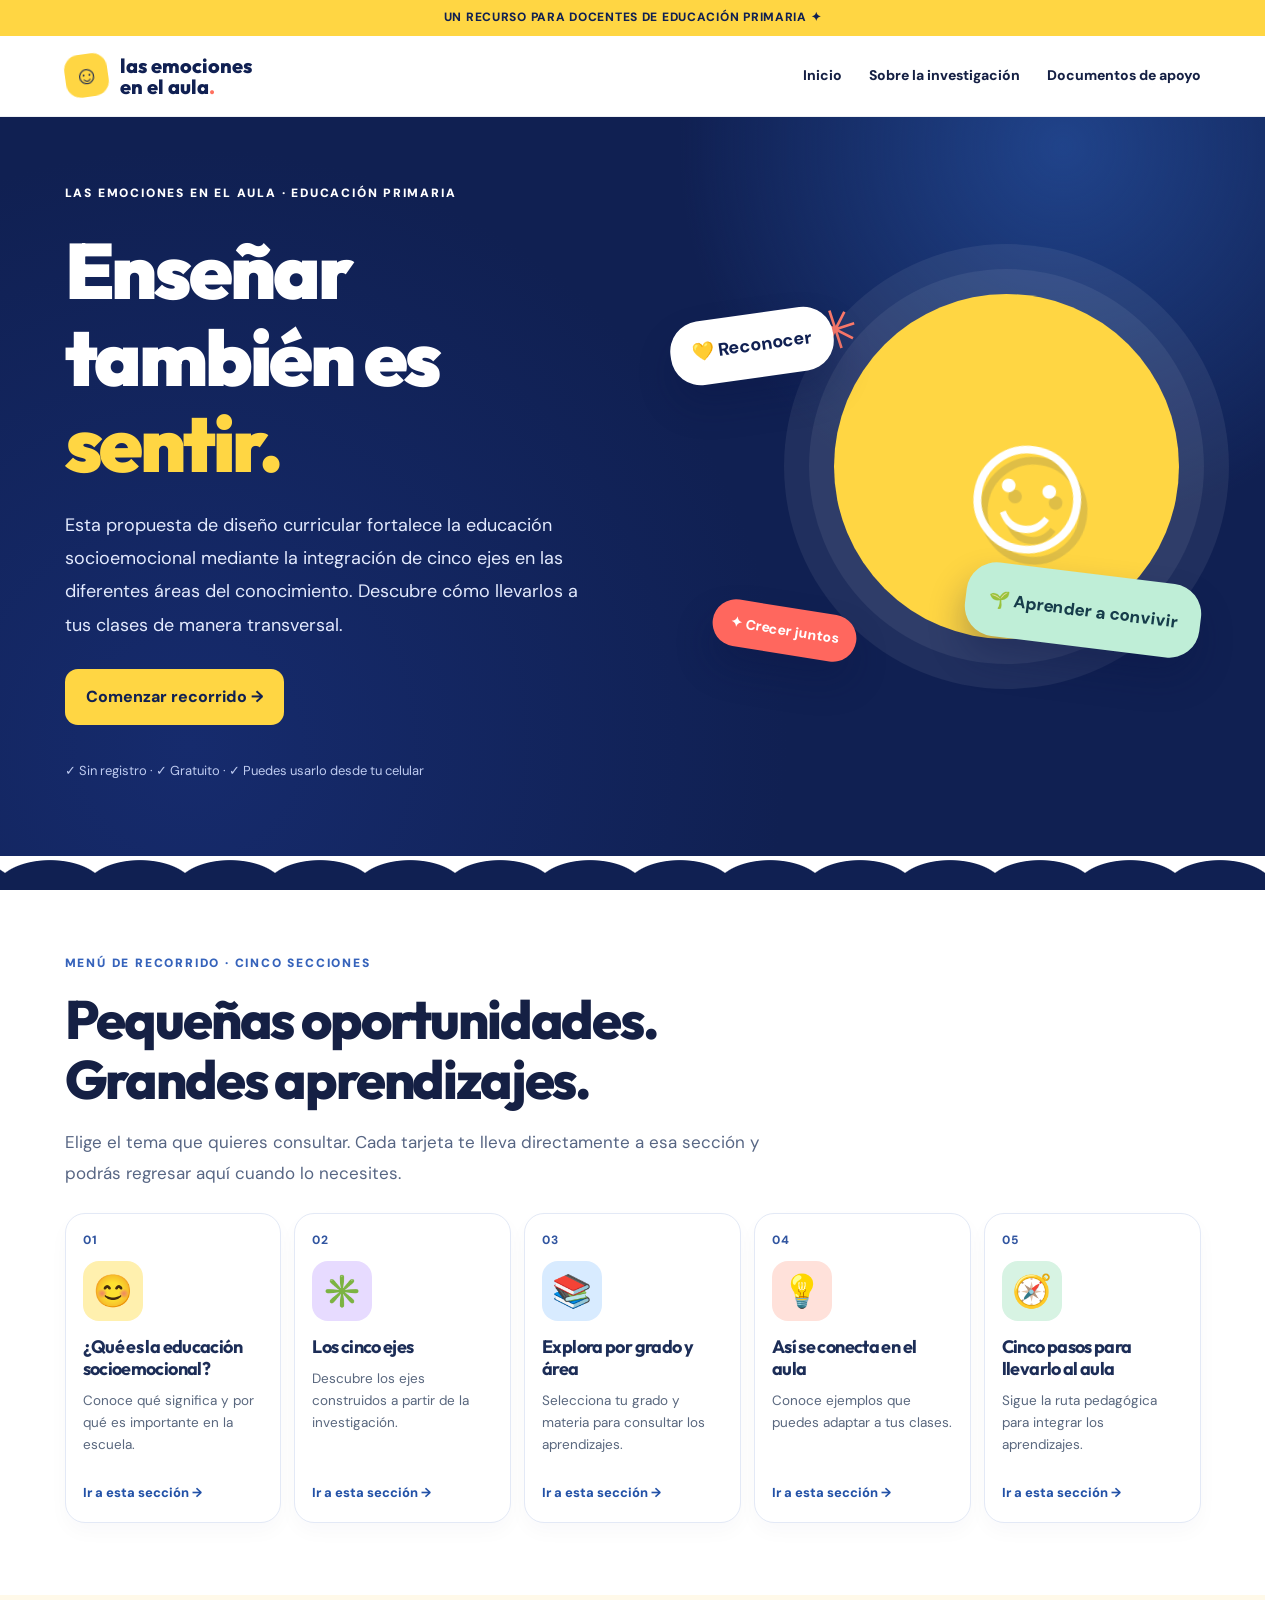
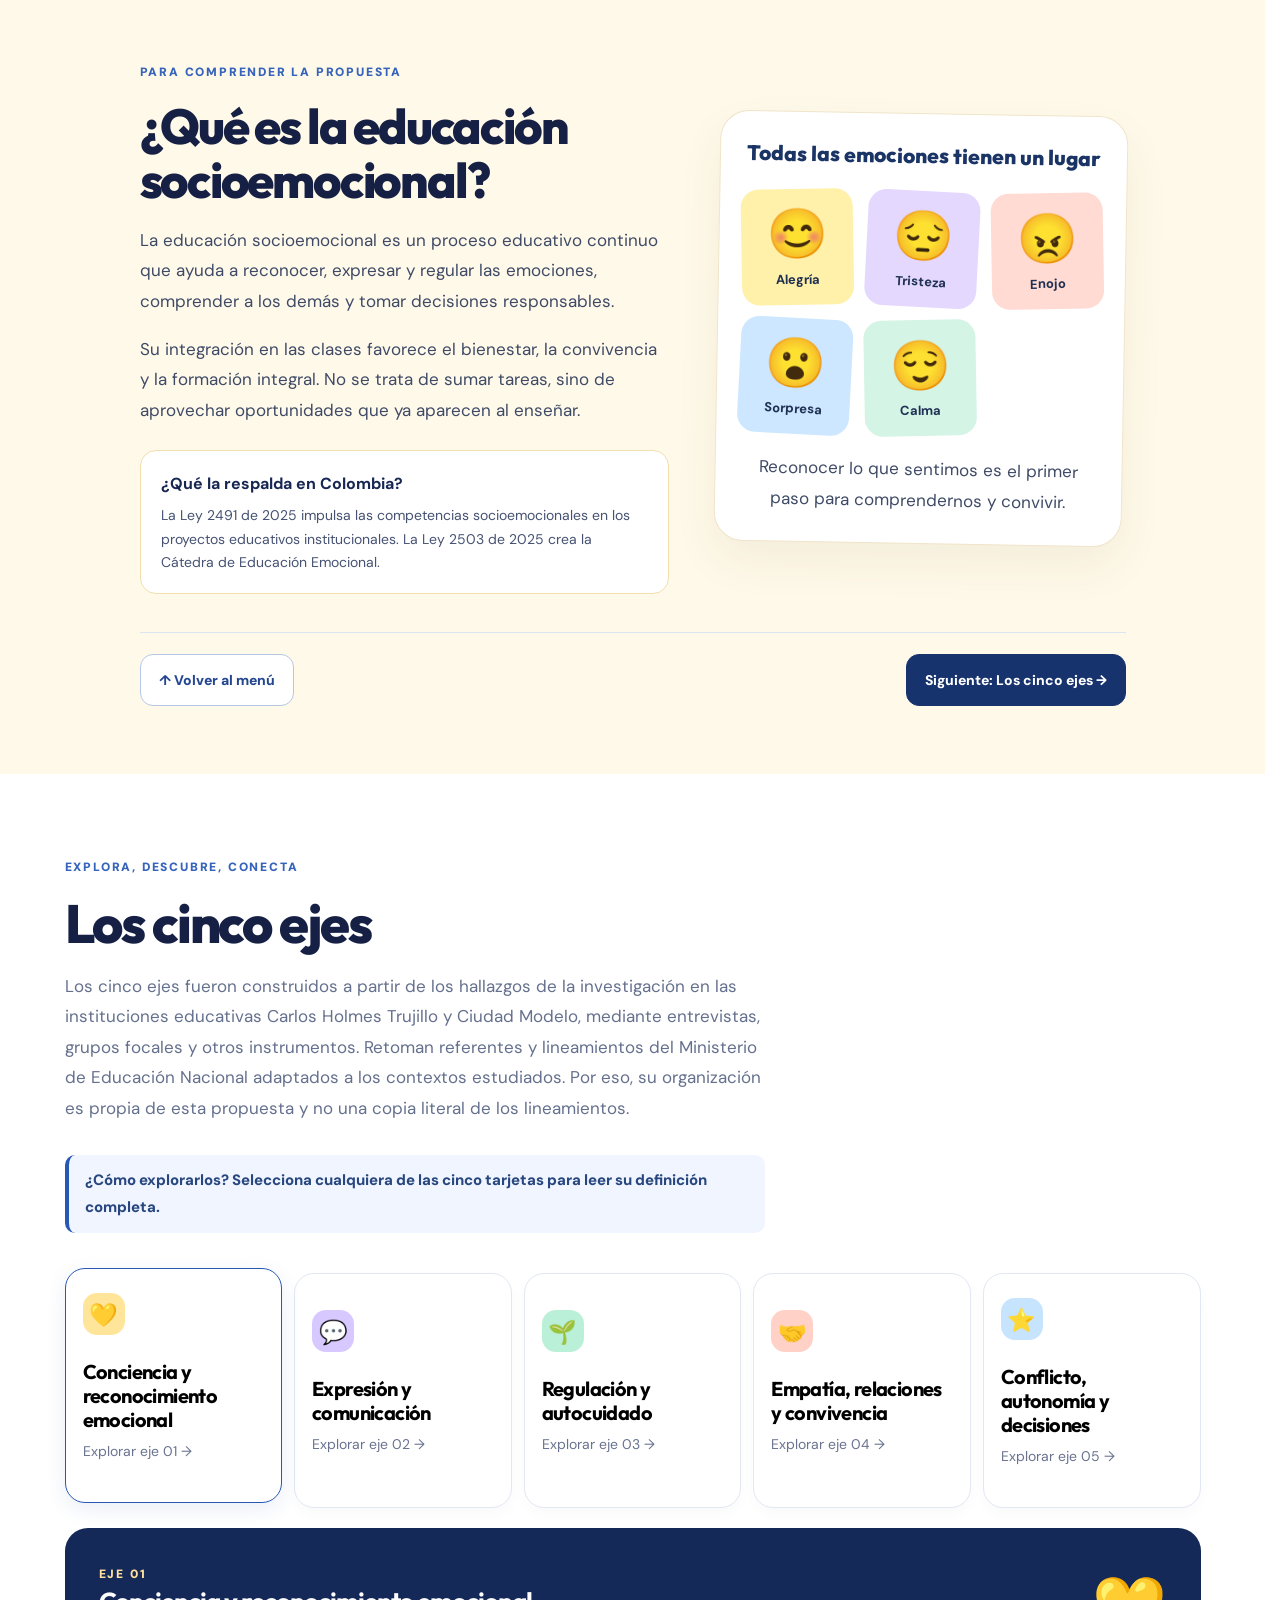
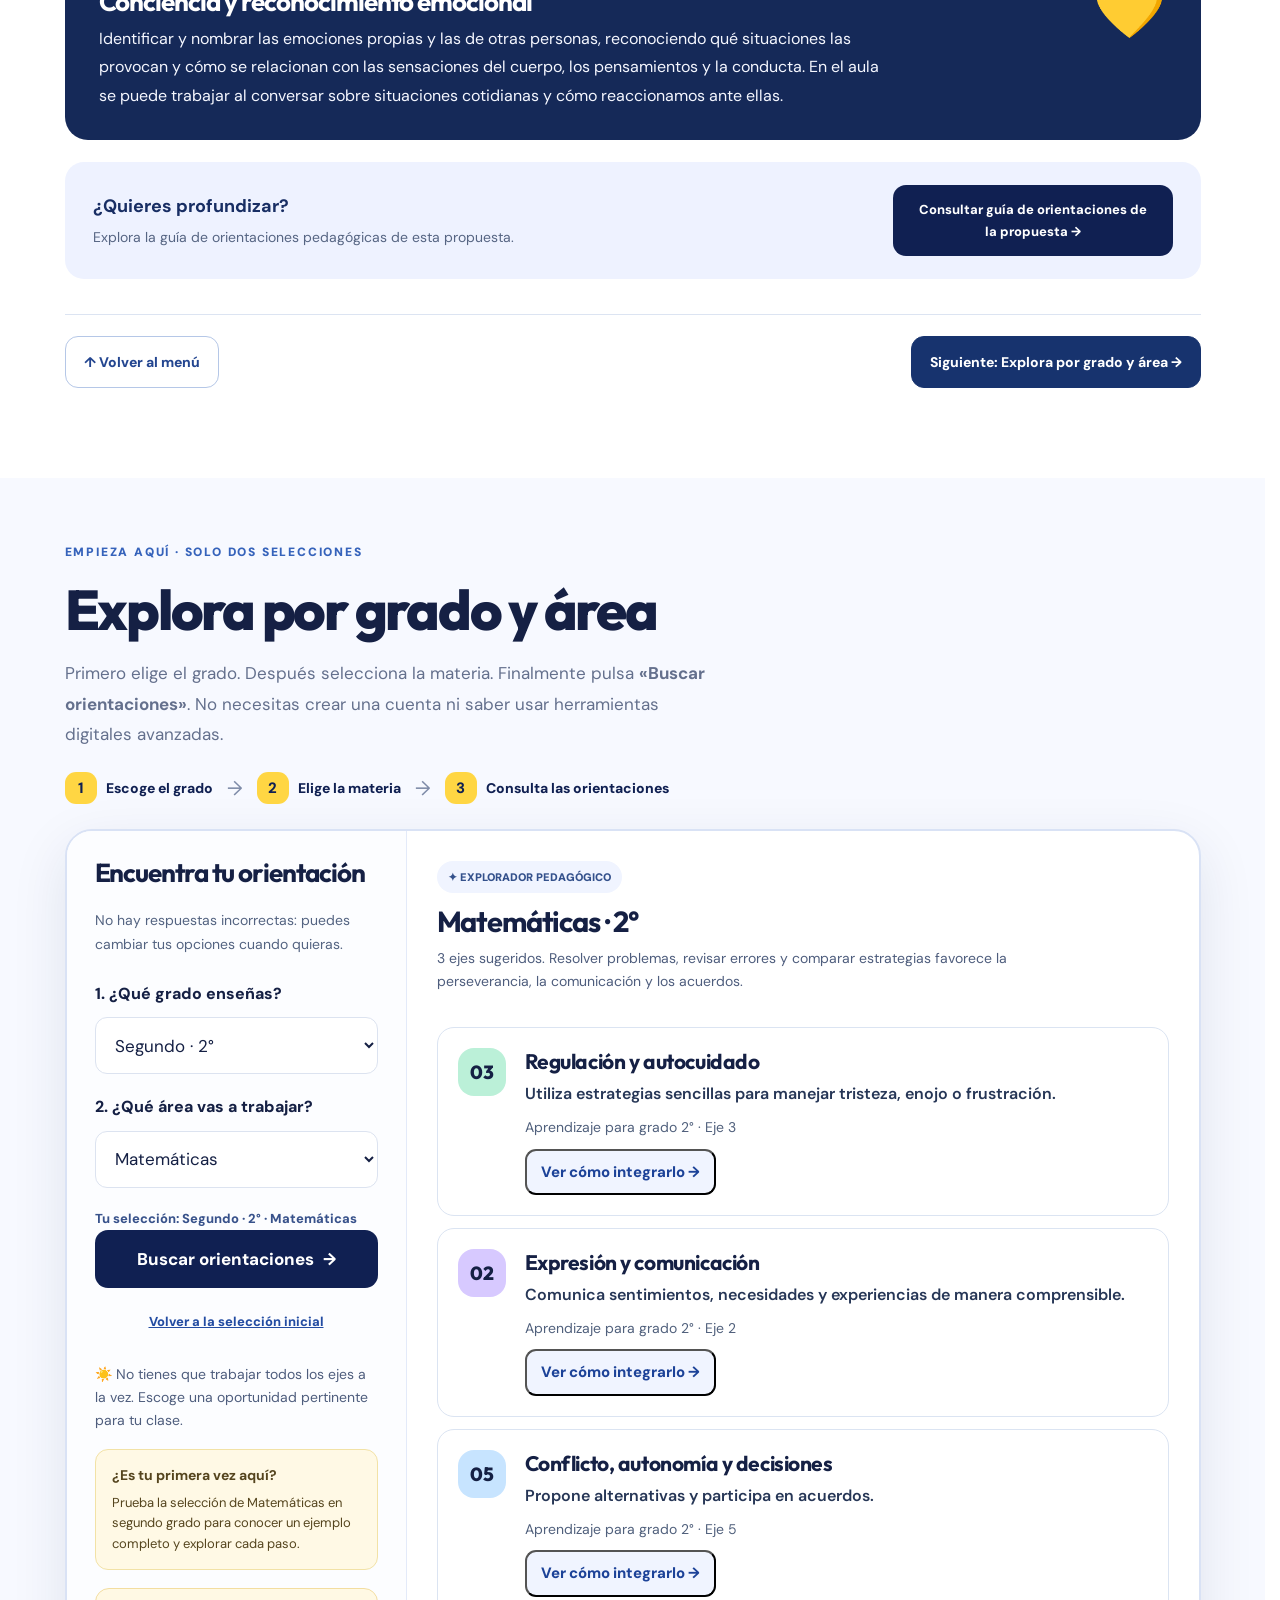
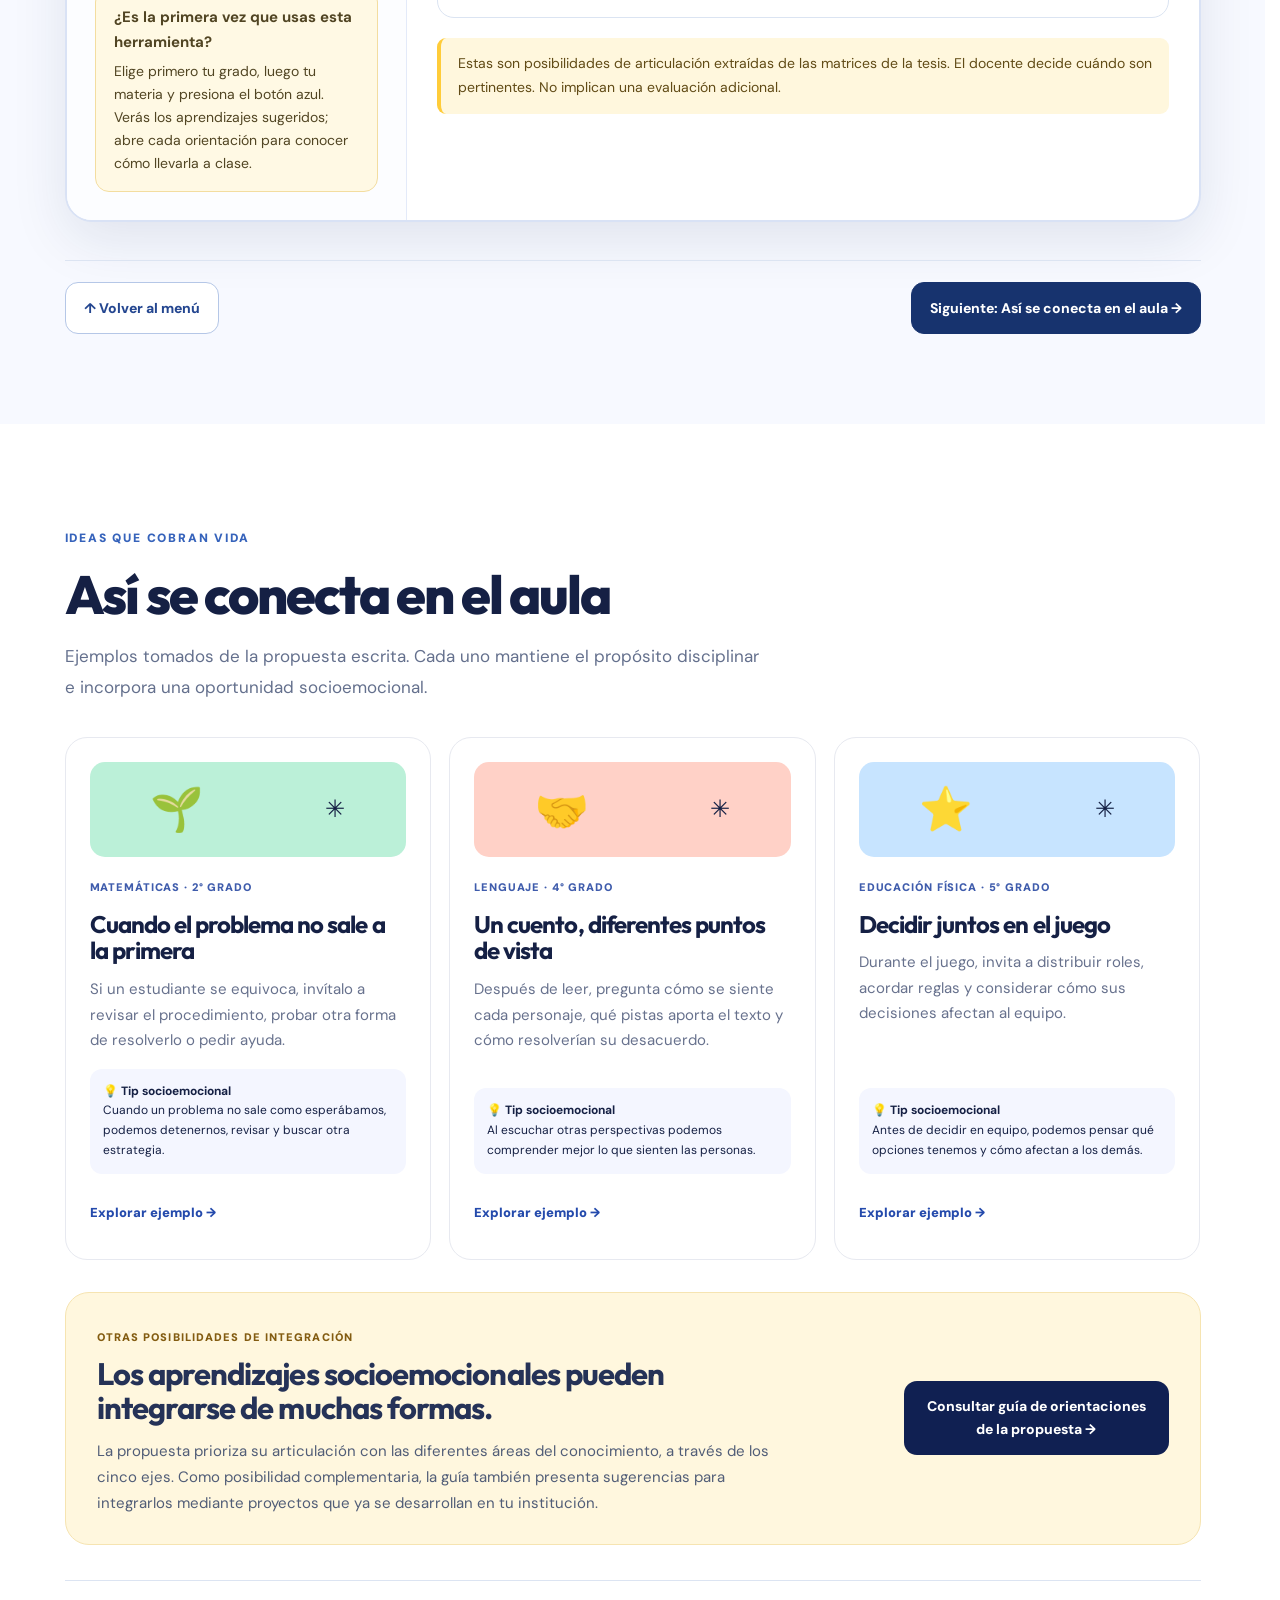
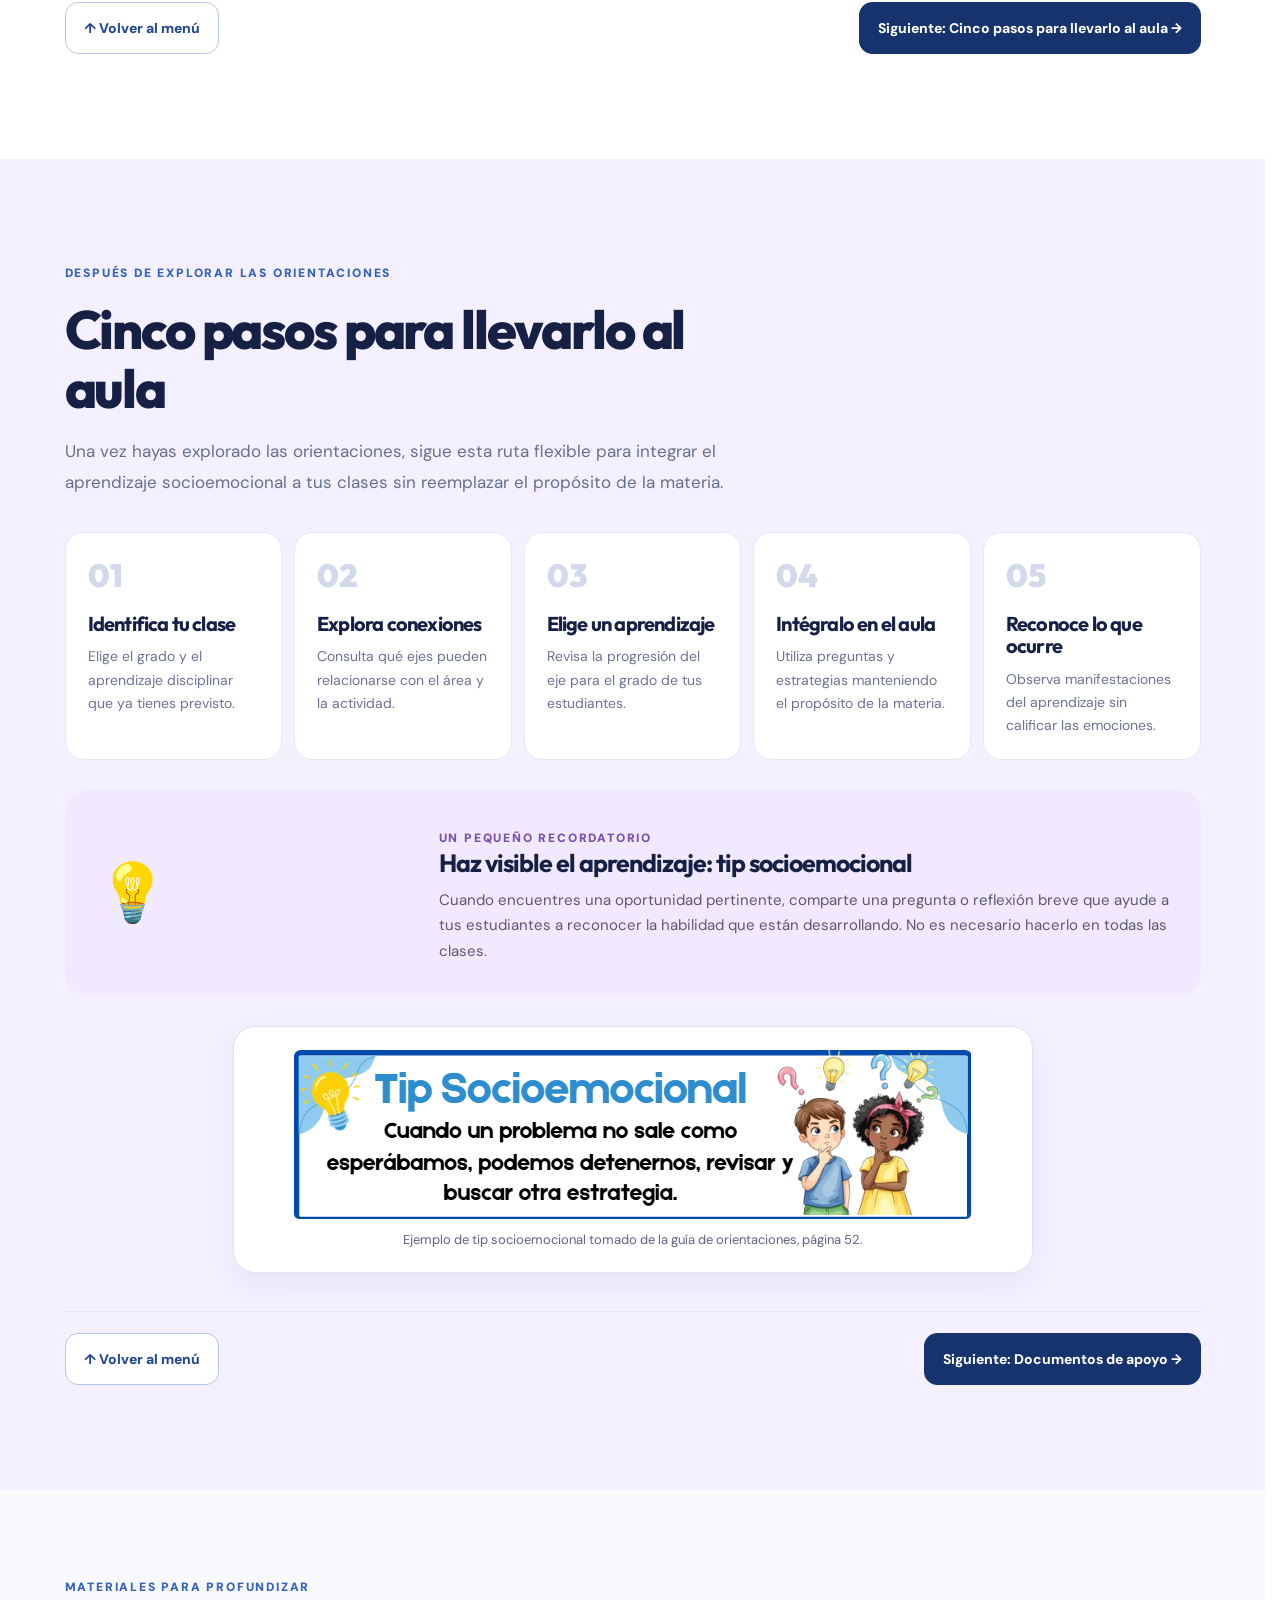
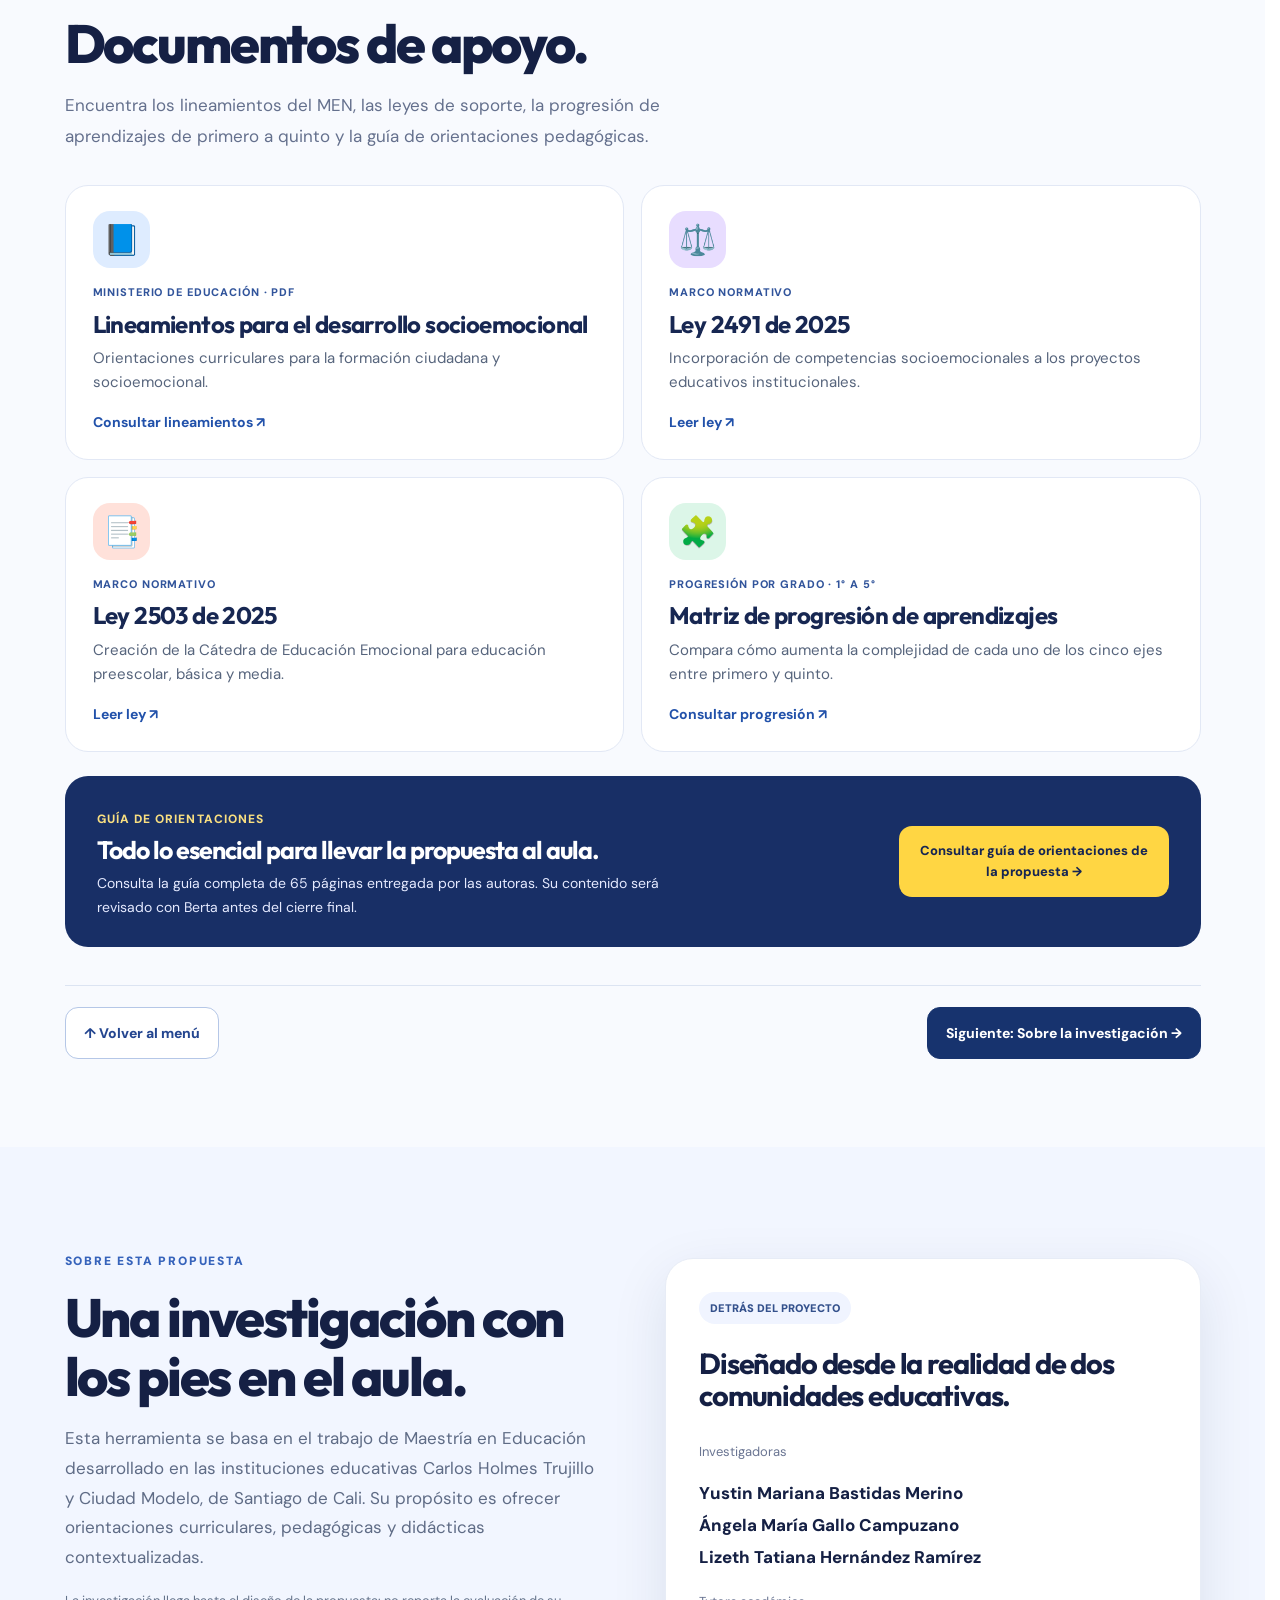
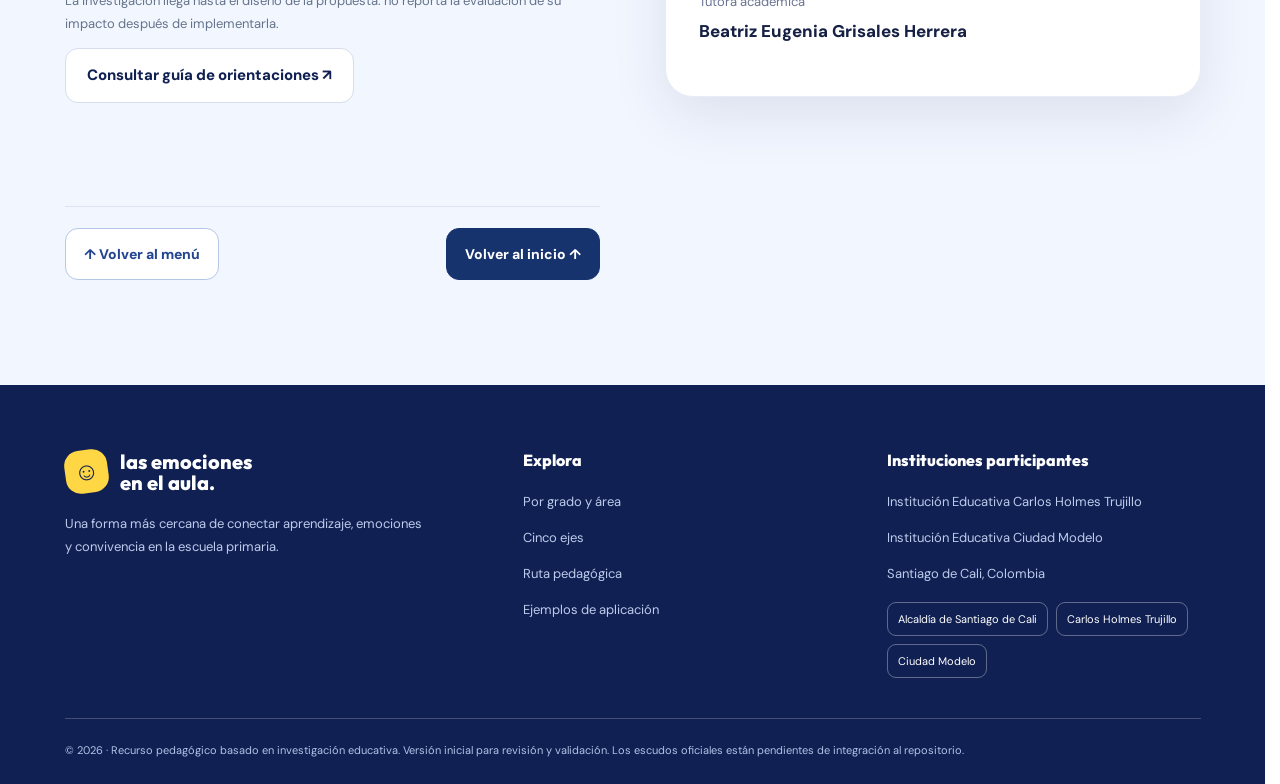
<file: index.html>
<!doctype html>
<html lang="es"><head><meta charset="utf-8"><meta name="viewport" content="width=device-width,initial-scale=1"><meta name="theme-color" content="#101D4A"><meta name="description" content="Orientaciones para integrar el aprendizaje socioemocional en primaria, por grado y área."><title>Las emociones en el aula · Aprender también es sentir</title><link rel="preconnect" href="https://fonts.googleapis.com"><link rel="preconnect" href="https://fonts.gstatic.com" crossorigin><link href="https://fonts.googleapis.com/css2?family=DM+Sans:wght@400;500;600;700;800&family=Outfit:wght@400;500;600;700;800;900&display=swap" rel="stylesheet">
<style>
:root{--navy:#102052;--ink:#152044;--blue:#2052B7;--yellow:#FFD643;--coral:#FF675E;--mint:#BFEED7;--lilac:#D7C8FA;--cream:#FFFCF4;--line:#e7e9f0;--soft:#f4f6fb;--shadow:0 18px 55px rgba(24,40,82,.10)}*{box-sizing:border-box}html{scroll-behavior:smooth}body{margin:0;color:var(--ink);font:16px/1.55 'DM Sans',sans-serif;background:#fff}h1,h2,h3,h4,p{margin-top:0}h1,h2,h3,h4{font-family:Outfit,sans-serif;line-height:1.11;letter-spacing:-.04em}button,input,select{font:inherit}button{cursor:pointer}a{color:inherit;text-decoration:none}button:focus-visible,a:focus-visible,select:focus-visible,input:focus-visible{outline:3px solid #e69f00;outline-offset:4px}.container{max-width:1200px;margin:auto;padding:0 32px}.announcement{background:var(--yellow);color:var(--navy);text-align:center;padding:8px 15px;font-size:12px;font-weight:800;letter-spacing:.06em}.header{position:sticky;z-index:20;top:0;background:rgba(255,255,255,.97);border-bottom:1px solid #edf0f4;backdrop-filter:blur(18px)}.nav{min-height:80px;display:flex;gap:22px;align-items:center;justify-content:space-between}.brand{display:flex;align-items:center;gap:12px;color:var(--navy);font:800 20px/1.05 Outfit}.brand-mark{width:43px;height:43px;border-radius:15px;background:var(--yellow);display:grid;place-items:center;color:var(--navy);font-size:25px;transform:rotate(-8deg)}.navlinks{display:flex;gap:27px;align-items:center;font-size:13px;font-weight:800}.navlinks a:hover{color:#366ed5}.button{display:inline-flex;align-items:center;justify-content:center;gap:9px;border:0;border-radius:13px;padding:14px 20px;background:var(--navy);color:white;font-weight:800;font-size:13px;transition:transform .2s,box-shadow .2s}.button:hover{transform:translateY(-2px);box-shadow:0 9px 18px #11245528}.button.yellow{background:var(--yellow);color:var(--navy)}.button.outline{background:white;color:var(--navy);border:1.5px solid #d6ddeb}.button.coral{background:var(--coral);color:white}.mobile-toggle{display:none;border:0;background:transparent;font-size:26px}.hero{overflow:hidden;position:relative;color:#fff;background:var(--navy)}.hero:before{content:"";position:absolute;inset:0;background:radial-gradient(circle at 84% 4%,#20438a 0,transparent 30%),radial-gradient(circle at 15% 85%,#162b6d 0,transparent 48%)}.hero-grid{position:relative;display:grid;grid-template-columns:1.04fr .96fr;align-items:center;min-height:590px;gap:30px;padding-top:60px;padding-bottom:75px}.eyebrow{display:inline-flex;align-items:center;gap:9px;font-size:11px;letter-spacing:.15em;font-weight:900;text-transform:uppercase}.eyebrow .dot{height:9px;width:9px;border-radius:50%;background:var(--coral)}h1{font-size:clamp(48px,6.1vw,83px);font-weight:900;max-width:660px;margin:22px 0}h1 em{font-style:normal;color:var(--yellow)}.lead{font-size:16px;max-width:520px;color:#e3eafe;line-height:1.85}.hero-actions{display:flex;flex-wrap:wrap;gap:12px;margin-top:27px}.hero-actions .outline{background:#ffffff13;border:1px solid #ffffff75;color:white}.hero-small{margin-top:35px;font-size:12px;color:#becbf0;display:flex;align-items:center;gap:9px}.hero-art{height:440px;position:relative;display:grid;place-items:center}.sun{position:absolute;width:345px;height:345px;border-radius:50%;background:var(--yellow);right:4%;top:8%;box-shadow:0 0 0 25px #fff1,0 0 0 50px #fff1}.smile{position:absolute;top:82px;right:15%;font-size:180px;transform:rotate(9deg);filter:drop-shadow(8px 10px 0 #11255822)}.bubble{position:absolute;border-radius:30px;box-shadow:0 20px 35px #0913434c;display:flex;align-items:center;gap:13px;font-weight:800;transform:rotate(-8deg)}.bubble.one{background:#fff;color:var(--navy);left:0;top:55px;padding:17px 22px;font-size:18px}.bubble.two{background:var(--mint);color:#163c4a;right:0;bottom:52px;padding:23px;font-size:17px;transform:rotate(7deg)}.bubble.three{background:var(--coral);color:white;left:8%;bottom:45px;padding:12px 18px;font-size:14px;transform:rotate(9deg)}.scribble{position:absolute;left:27%;top:6%;font-size:54px;color:#ff7a6a;transform:rotate(-18deg)}.wave{height:35px;background:radial-gradient(55px 30px at 50% 0,var(--navy) 98%,transparent 101%) 0 0/90px 100% repeat-x;transform:rotate(180deg);margin-top:-1px}.section{padding:105px 0}.section.alt{background:var(--cream)}.section.bluebg{background:#f2f6ff}.section-head{max-width:700px;margin-bottom:34px}.kicker{color:#3663bb;text-transform:uppercase;letter-spacing:.15em;font-size:11px;font-weight:900;margin-bottom:16px}.section h2{font-size:clamp(36px,4.2vw,55px);font-weight:800;margin:0 0 17px}.section-head p{color:#64708d;line-height:1.8}.feature-grid{display:grid;grid-template-columns:repeat(3,1fr);gap:18px}.feature{border:1px solid var(--line);border-radius:24px;padding:30px;background:#fff;box-shadow:0 6px 20px #10205208;min-height:200px}.feature .ico{width:55px;height:55px;border-radius:18px;display:grid;place-items:center;font-size:27px;margin-bottom:21px}.feature h3{font-size:21px;margin:0 0 9px}.feature p{font-size:13px;color:#66718b;margin:0}.explorer{border-radius:27px;background:#fff;border:1px solid #e3eaf9;box-shadow:var(--shadow);overflow:hidden;display:grid;grid-template-columns:340px 1fr}.explorer-sidebar{background:#f8faff;padding:28px;border-right:1px solid #e3eaf9}.explorer-sidebar h3{font-size:24px}.formfield{display:grid;gap:7px;margin-bottom:20px}.formfield label{font-weight:800;font-size:12px}.formfield select,.search{width:100%;appearance:none;background:white;border:1px solid #dce3f0;border-radius:12px;padding:13px 15px;font-size:14px;color:var(--ink)}.help{font-size:12px;color:#7080a3}.explorer-body{padding:30px}.results-top{display:flex;justify-content:space-between;gap:20px;align-items:flex-start}.results-top h3{font-size:29px;margin:0 0 9px}.tag{display:inline-flex;gap:7px;align-items:center;padding:7px 11px;border-radius:99px;background:#f0f4ff;color:#34518c;font-size:11px;font-weight:900}.result-list{display:grid;gap:12px;margin-top:20px}.result{padding:20px;border:1px solid var(--line);border-radius:17px;display:grid;grid-template-columns:52px 1fr;gap:15px;background:white}.result .number{width:48px;height:48px;border-radius:16px;display:grid;place-items:center;font:800 19px Outfit}.result h4{font-size:19px;margin:2px 0 6px}.result p{font-size:13px;color:#6b7590;margin:0}.result small{display:block;color:#4e6490;margin-top:9px;font-size:11px}.notice{background:#fff6d9;border-left:4px solid #ffcc39;padding:14px 17px;border-radius:9px;color:#756028;font-size:12px;margin-top:20px}.axes{display:grid;grid-template-columns:repeat(5,1fr);gap:12px}.axis{border:1px solid #e5e9ef;border-radius:20px;padding:23px 17px;background:#fff;min-height:230px;transition:transform .2s;cursor:pointer;text-align:left}.axis:hover,.axis.active{transform:translateY(-5px);box-shadow:var(--shadow);border-color:#6782e3}.axis b{display:grid;place-items:center;width:42px;height:42px;border-radius:14px;font:800 23px Outfit;margin-bottom:25px}.axis h3{font-size:19px;line-height:1.2;letter-spacing:-.03em;margin-bottom:8px}.axis p{font-size:12px;color:#69738f}.axis-detail{margin-top:20px;padding:25px 28px;border-radius:19px;background:var(--navy);color:white;display:flex;justify-content:space-between;gap:20px;align-items:center}.axis-detail h3{margin:0 0 8px;font-size:25px}.axis-detail p{margin:0;color:#d5e1ff;font-size:13px}.steps{display:grid;grid-template-columns:repeat(5,1fr);gap:12px;margin-top:35px}.step{background:#fff;border-radius:18px;border:1px solid var(--line);padding:22px;min-height:230px;position:relative}.step .stepn{font:900 32px Outfit;color:#d2d9ea}.step h3{font-size:19px;margin:18px 0 10px}.step p{font-size:12px;color:#6b7390;margin:0}.tip{margin-top:30px;border-radius:23px;padding:32px;background:#f7e9ff;display:flex;gap:27px;align-items:center;justify-content:space-between}.tip .spark{font-size:57px}.tip h3{font-size:25px;margin-bottom:10px}.tip p{margin:0;font-size:14px;max-width:730px;color:#5c5773}.example-grid{display:grid;grid-template-columns:repeat(3,1fr);gap:18px}.example{border:1px solid var(--line);border-radius:22px;padding:24px;background:#fff;display:flex;flex-direction:column}.example .subject{font-weight:900;font-size:11px;color:#3f5cac;text-transform:uppercase;letter-spacing:.08em}.example h3{font-size:24px;margin:15px 0 13px}.example p{font-size:13px;color:#67718d}.example .note{background:#f4f6ff;padding:13px;border-radius:12px;margin-top:auto;font-size:12px}.example .linkmore{margin-top:17px;border:0;background:transparent;color:#244aac;font-weight:900;text-align:left;padding:0;font-size:13px}.foot{background:var(--navy);color:white;padding:65px 0 25px}.footergrid{display:grid;grid-template-columns:1.3fr 1fr 1fr;gap:50px}.footergrid p,.footergrid a{font-size:13px;color:#bdcbec}.footergrid h4{font:800 16px Outfit;color:white;letter-spacing:0}.foot-bottom{margin-top:40px;padding-top:22px;border-top:1px solid #ffffff36;color:#b2c2e7;font-size:11px}.logos{display:flex;gap:8px;flex-wrap:wrap;margin-top:16px}.logo-pill{border:1px solid #ffffff55;padding:7px 10px;border-radius:9px;font-size:10px;color:#fff}.dialog{position:fixed;z-index:50;inset:0;display:none;place-items:center;background:#0c143ab8;padding:22px}.dialog.show{display:grid}.modal{background:#fff;width:min(100%,630px);max-height:85vh;overflow:auto;border-radius:25px;padding:35px;box-shadow:var(--shadow)}.modal .close{float:right;border:0;background:#f1f3fa;border-radius:50%;height:35px;width:35px;font-weight:900}.modal h2{font-size:32px}.modal p{color:#596781}.modrow{border-top:1px solid var(--line);padding-top:13px;margin-top:13px}.modrow strong{display:block;color:var(--navy);margin-bottom:4px}.modrow span{font-size:13px;color:#65728d}.sr-only{position:absolute;width:1px;height:1px;overflow:hidden;clip:rect(0,0,0,0)}@media(max-width:980px){.navlinks{gap:15px}.hero-grid{grid-template-columns:1fr 1fr}.hero-art{transform:scale(.83)}.axes,.steps{grid-template-columns:repeat(3,1fr)}.explorer{grid-template-columns:280px 1fr}}@media(max-width:720px){.container{padding:0 20px}.nav{min-height:68px}.brand{font-size:17px}.mobile-toggle{display:block}.navlinks{display:none;position:absolute;left:0;right:0;top:68px;background:white;padding:20px;flex-direction:column;align-items:stretch;box-shadow:0 20px 40px #08153e20}.navlinks.open{display:flex}.nav .button{display:none}.hero-grid{grid-template-columns:1fr;padding-top:60px;padding-bottom:20px}.hero-art{height:310px;transform:scale(.74);transform-origin:top center;margin-bottom:-70px}.hero h1{font-size:54px}.section{padding:70px 0}.feature-grid,.example-grid{grid-template-columns:1fr}.explorer{display:block}.explorer-sidebar{border-right:none;border-bottom:1px solid var(--line)}.explorer-body{padding:22px}.axes,.steps{grid-template-columns:repeat(2,1fr)}.axis{min-height:210px}.axis-detail,.tip{flex-direction:column;align-items:flex-start}.footergrid{grid-template-columns:1fr;gap:25px}.bubble.one{left:-20px}.bubble.two{right:-20px}}@media(max-width:420px){.axes,.steps{grid-template-columns:1fr}.hero h1{font-size:45px}.sun{right:-10%}.hero-art{transform:scale(.66);margin-left:-20px}}@media(prefers-reduced-motion:reduce){*,*:before,*:after{scroll-behavior:auto!important;transition:none!important;animation:none!important}}
/* UX accessibility and responsive refinement — large controls and readable information */
html{scroll-padding-top:100px}
body{font-size:17px;line-height:1.65}
p{line-height:1.75}
button,select,a{-webkit-tap-highlight-color:transparent}
.skip-link{position:fixed;top:-80px;left:16px;z-index:1000;background:var(--yellow);color:var(--navy);padding:13px 19px;border-radius:12px;font-weight:900}
.skip-link:focus{top:12px}
.navlinks a{font-size:14px;min-height:44px;display:inline-flex;align-items:center}
.button{min-height:51px;font-size:15px;padding:14px 21px}
.eyebrow,.kicker{font-size:12px}
.lead{font-size:18px}
.section-head p{font-size:17px}
.feature p,.example p,.tip p,.result p,.axis-detail p{font-size:15px;line-height:1.7}
.axis p,.step p{font-size:14px;line-height:1.65}
.axis h3,.step h3{font-size:20px}
.help{font-size:14px;line-height:1.65;color:#4e5d7d}
.formfield{gap:10px}
.formfield label{font-size:16px}
.formfield select{min-height:57px;font-size:17px;cursor:pointer;padding-right:40px;appearance:auto;color:#152044}
.sidebar-intro{font-size:14px;color:#536381;margin-top:-6px;margin-bottom:24px}
.quick-help{display:flex;align-items:center;gap:14px;margin:0 0 25px;flex-wrap:wrap}
.quick-help>div{display:flex;align-items:center;gap:9px;font-size:14px;font-weight:800;color:var(--navy)}
.quick-num{width:32px;height:32px;border-radius:11px;background:var(--yellow);display:grid;place-items:center;font-size:15px}
.quick-arrow{color:#7e8ba8;font-size:20px}
.clear-btn{width:100%;min-height:44px;border:0;background:transparent;color:#234ca2;text-decoration:underline;font-size:13px;font-weight:800;margin-top:11px}
.result .linkmore,.linkmore{min-height:44px;display:inline-flex;align-items:center}
.result small{font-size:13px;line-height:1.55}
.notice{font-size:14px;line-height:1.7;background:#fff7dd;color:#614b16}
.results-top h3:focus{outline:none}
.axis{min-height:245px}
.axis-detail{min-height:165px}
.step{min-height:245px}
.example{min-height:470px}
.logo-pill{font-size:11px}
.modal{width:min(100%,680px);overscroll-behavior:contain}
.modal .close{width:46px;height:46px;font-size:24px}
.modal .modrow span{font-size:15px}
@media(max-width:1080px){.navlinks{gap:12px}.navlinks a{font-size:12px}.nav>.button{display:none}.hero-grid{min-height:535px}}
@media(max-width:900px){.hero-grid{grid-template-columns:1fr}.hero-art{height:280px;transform:scale(.72);transform-origin:center center;margin-top:-65px;margin-bottom:-60px}.explorer{grid-template-columns:1fr}.explorer-sidebar{border-right:0;border-bottom:1px solid var(--line);display:grid;grid-template-columns:repeat(2,minmax(0,1fr));gap:0 18px;align-items:end}.explorer-sidebar h3,.explorer-sidebar .sidebar-intro,.explorer-sidebar .help{grid-column:1/-1}.explorer-sidebar .button,.explorer-sidebar .clear-btn{grid-column:1/-1}.axes{grid-template-columns:repeat(3,1fr)}.steps{grid-template-columns:repeat(3,1fr)}#proyecto>.container{grid-template-columns:1fr!important}}
@media(max-width:720px){html{scroll-padding-top:85px}.announcement{font-size:10px}.navlinks{top:68px;gap:3px}.navlinks a{font-size:16px;min-height:48px;padding:8px 10px}.hero-grid{padding-top:50px}.hero h1{font-size:clamp(42px,10vw,57px)}.hero .lead{font-size:16px}.hero-actions{flex-direction:column;align-items:stretch}.hero-actions .button{width:100%}.hero-art{height:220px;transform:scale(.63);margin-top:-75px;margin-bottom:-85px}.section{padding:65px 0}.section h2{font-size:clamp(32px,8vw,42px)}.section-head p{font-size:16px}.quick-help{gap:8px}.quick-help>div{font-size:12px}.quick-arrow{display:none}.quick-num{width:28px;height:28px}.explorer-sidebar{display:block;padding:23px}.explorer-body{padding:22px}.axes,.steps{grid-template-columns:repeat(2,minmax(0,1fr))}.axis{min-height:210px}.step{min-height:225px}.example{min-height:initial}.tip{padding:24px}.modal{padding:25px;border-radius:18px}.footergrid p,.footergrid a{font-size:14px}}
@media(max-width:480px){.container{padding:0 18px}.hero-art{transform:scale(.55);margin-top:-90px;margin-bottom:-110px}.quick-help{display:grid;grid-template-columns:1fr;gap:7px}.quick-help>div{font-size:14px}.axes,.steps{grid-template-columns:1fr}.axis,.step{min-height:auto;padding:22px}.axis b{margin-bottom:13px}.result{grid-template-columns:42px 1fr;padding:16px;gap:11px}.result .number{width:40px;height:40px;font-size:17px}.result h4{font-size:17px}.axis-detail{padding:22px}.tip{gap:12px}.tip .spark{font-size:38px}.hero-actions .button{font-size:14px}}
@media(prefers-contrast:more){.button{border:2px solid currentColor}.feature,.result,.step,.axis{border-color:#64718e}.help,.feature p,.example p{color:#283658}}
.teacher-help{margin-top:16px;border-radius:13px;background:#fff9e5;border:1px solid #f2e2a6;padding:14px 16px;font-size:14px;color:#55451e}.teacher-help p{font-size:13px;margin:6px 0 0;line-height:1.6}</style><link rel="stylesheet" href="ux-refinement.css"><link rel="stylesheet" href="pedagogy-review.css"><link rel="stylesheet" href="nov-design.css"><link rel="stylesheet" href="feedback-nov.css"><link rel="stylesheet" href="berta-ux.css"></head>
<body><a class="skip-link" href="#explorar">Saltar al buscador de orientaciones</a><div class="announcement">UN RECURSO PARA DOCENTES DE EDUCACIÓN PRIMARIA ✦</div><header class="header"><nav class="nav container" aria-label="Navegación principal"><a class="brand" href="#inicio"><span class="brand-mark">☺</span><span>las emociones<br>en el aula<span style="color:#ff705f">.</span></span></a><div class="navlinks" id="navlinks"><a href="#inicio">Inicio</a><a href="#explorar">Explorar por área</a><a href="#ejes">Los cinco ejes</a><a href="#ruta">Ruta pedagógica</a><a href="#ejemplos">Ejemplos</a><a href="#proyecto">El proyecto</a></div><a class="button" href="#explorar">Buscar orientaciones ↗</a><button class="mobile-toggle" id="menu" aria-label="Abrir menú de navegación" aria-controls="navlinks" aria-expanded="false">☰</button></nav></header>
<main><section class="hero" id="inicio"><div class="hero-grid container"><div><span class="eyebrow"><span class="dot"></span>ORIENTACIONES PEDAGÓGICAS · PRIMARIA</span><h1>Enseñar también es <em>sentir.</em></h1><p class="lead">Las emociones tienen un lugar en cada clase. Descubre cómo integrar el aprendizaje socioemocional en Matemáticas, Lenguaje, Ciencias y todas las áreas, sin añadir una carga a tu planeación.</p><div class="hero-actions"><a class="button yellow" href="#explorar">Explorar orientaciones ↗</a><a class="button outline" href="#ejes">Conocer los cinco ejes</a></div><div class="hero-small">✓ Sin registro · ✓ Gratuito · ✓ Puedes usarlo desde tu celular</div></div><div class="hero-art" aria-hidden="true"><div class="sun"></div><div class="smile">☺</div><div class="scribble">✳</div><div class="bubble one">💛 Reconocer</div><div class="bubble two">🌱 Aprender a convivir</div><div class="bubble three">✦ Crecer juntos</div></div></div></section><div class="wave"></div>
<section class="section" id="como"><div class="container"><div class="section-head"><div class="kicker">UNA HERRAMIENTA PENSADA PARA TI</div><h2>Pequeñas oportunidades.<br>Grandes aprendizajes.</h2><p>La educación socioemocional no es una tarea separada del aprendizaje académico. Aquí puedes encontrar relaciones, ideas y orientaciones para tus actividades habituales.</p></div><div class="feature-grid"><article class="feature"><div class="ico" style="background:#d9e6ff">📚</div><h3>Explora por grado y área</h3><p>Encuentra oportunidades de aprendizaje socioemocional conectadas con lo que ya enseñas.</p></article><article class="feature"><div class="ico" style="background:#fff1ad">✳️</div><h3>Conoce los cinco ejes</h3><p>Descubre los aprendizajes propuestos y cómo crecen en complejidad a lo largo de primaria.</p></article><article class="feature"><div class="ico" style="background:#d9f3e5">💡</div><h3>Llévalo a tu clase</h3><p>Sigue una ruta de cinco pasos y utiliza el tip socioemocional para hacer visible el aprendizaje.</p></article></div></div></section>
<section class="section bluebg" id="explorar"><div class="container"><div class="section-head"><div class="kicker">EMPIEZA AQUÍ · SOLO DOS SELECCIONES</div><h2>¿Qué vas a enseñar hoy?</h2><p>Primero elige el grado. Después selecciona la materia. Finalmente pulsa <strong>«Buscar orientaciones»</strong>. No necesitas crear una cuenta ni saber usar herramientas digitales avanzadas.</p></div><div class="quick-help"><div><span class="quick-num">1</span><span>Escoge el grado</span></div><span aria-hidden="true" class="quick-arrow">→</span><div><span class="quick-num">2</span><span>Elige la materia</span></div><span aria-hidden="true" class="quick-arrow">→</span><div><span class="quick-num">3</span><span>Consulta las orientaciones</span></div></div><div class="explorer"><aside class="explorer-sidebar"><h3>Encuentra tu orientación</h3><p class="sidebar-intro">No hay respuestas incorrectas: puedes cambiar tus opciones cuando quieras.</p><div class="formfield"><label for="grado">1. ¿Qué grado enseñas?</label><select id="grado"><option value="1">Primero · 1°</option><option value="2" selected>Segundo · 2°</option><option value="3">Tercero · 3°</option><option value="4">Cuarto · 4°</option><option value="5">Quinto · 5°</option></select></div><div class="formfield"><label for="area">2. ¿Qué área vas a trabajar?</label><select id="area"><option>Matemáticas</option><option>Lenguaje</option><option>Ciencias Naturales</option><option>Ciencias Sociales</option><option>Educación Física</option><option>Ética y valores</option><option>Educación Religiosa</option><option>Inglés</option><option>Educación Artística</option><option>Tecnología e Informática</option></select></div><button class="button" id="consultar" style="width:100%">Buscar orientaciones <span aria-hidden="true">→</span></button><button class="clear-btn" type="button" id="resetSearch">Volver a la selección inicial</button><p class="help" style="margin-top:20px">☀️ No tienes que trabajar todos los ejes a la vez. Escoge una oportunidad pertinente para tu clase.</p><div class="teacher-help"><strong>¿Es tu primera vez aquí?</strong><p>Prueba la selección de Matemáticas en segundo grado para conocer un ejemplo completo y explorar cada paso.</p></div></aside><div class="explorer-body" id="orientacionesResultado"><div class="results-top"><div><span class="tag">✦ EXPLORADOR PEDAGÓGICO</span><h3 id="resultTitle" style="margin-top:13px">Matemáticas · 2°</h3><p class="help" id="resultDesc">Conexiones documentadas en la propuesta.</p></div></div><div class="result-list" id="results" aria-live="polite" aria-atomic="true"></div><div class="notice" id="matrixNote">ⓘ Esta versión muestra tres ejemplos documentados de la tesis. Las matrices completas se incorporarán cuando estén disponibles como tablas legibles y aprobadas por las autoras.</div></div></div></div></section>
<section class="section" id="ejes"><div class="container"><div class="section-head"><div class="kicker">EXPLORA, DESCUBRE, CONECTA</div><h2>Cinco ejes. Infinitas oportunidades.</h2><p>Los ejes fueron construidos a partir de las necesidades identificadas en Carlos Holmes Trujillo y Ciudad Modelo, en diálogo con referentes nacionales. Son una adaptación de esta investigación, no una reproducción literal de los lineamientos del MEN.</p></div><div class="axes" id="axes"></div><div class="axis-detail" id="axisDetail" aria-live="polite"></div></div></section>
<section class="section alt" id="ruta"><div class="container"><div class="section-head"><div class="kicker">DE LA INTENCIÓN A LA PRÁCTICA</div><h2>Una ruta de cinco pasos.<br>Sin empezar de cero.</h2><p>Esta ruta no es rígida ni exige cambiar el propósito de tu clase. Te invita a reconocer y aprovechar las oportunidades socioemocionales que ya existen en el aula.</p></div><div class="steps"><article class="step"><span class="stepn">01</span><h3>Identifica tu clase</h3><p>Elige el grado y el aprendizaje disciplinar que ya tienes previsto.</p></article><article class="step"><span class="stepn">02</span><h3>Explora conexiones</h3><p>Consulta qué ejes pueden relacionarse con el área y la actividad.</p></article><article class="step"><span class="stepn">03</span><h3>Elige un aprendizaje</h3><p>Revisa la progresión del eje para el grado de tus estudiantes.</p></article><article class="step"><span class="stepn">04</span><h3>Intégralo en el aula</h3><p>Utiliza preguntas y estrategias manteniendo el propósito de la materia.</p></article><article class="step"><span class="stepn">05</span><h3>Reconoce lo que ocurre</h3><p>Observa manifestaciones del aprendizaje sin calificar las emociones.</p></article></div><div class="tip"><div class="spark">💡</div><div><span class="kicker" style="color:#7c51aa">UN PEQUEÑO RECORDATORIO</span><h3>Haz visible el aprendizaje: tip socioemocional</h3><p>Cuando encuentres una oportunidad pertinente, comparte una pregunta o reflexión breve que ayude a tus estudiantes a reconocer la habilidad que están desarrollando. No es necesario hacerlo en todas las clases.</p></div></div></div></section>
<section class="section" id="ejemplos"><div class="container"><div class="section-head"><div class="kicker">IDEAS QUE COBRAN VIDA</div><h2>Así se conecta en el aula.</h2><p>Ejemplos tomados de la propuesta escrita. Cada uno mantiene el propósito disciplinar e incorpora una oportunidad socioemocional.</p></div><div class="example-grid" id="examples"></div></div></section>
<section class="section bluebg" id="recursos"><div class="container"><div class="section-head"><div class="kicker">DOCUMENTOS DE APOYO</div><h2>Continúa explorando.</h2><p>Consulta los lineamientos oficiales del Ministerio de Educación Nacional para profundizar en la formación socioemocional. También puedes consultar la propuesta escrita de la investigación.</p></div><a class="button outline" href="https://www.mineducacion.gov.co/1780/articles-339975_recurso_13.pdf" target="_blank" rel="noopener noreferrer">Descargar lineamientos de desarrollo socioemocional (PDF) ↗</a> <a class="button outline" style="margin:10px 0 0 8px" href="/guia-orientaciones.pdf" target="_blank" rel="noopener noreferrer">Consultar guía de orientaciones ↗</a></div></section><section class="section bluebg" id="proyecto"><div class="container" style="display:grid;grid-template-columns:1fr 1fr;gap:65px;align-items:center"><div><div class="kicker">SOBRE ESTA PROPUESTA</div><h2>Una investigación con los pies en el aula.</h2><p style="color:#5f6c86">Esta herramienta se basa en el trabajo de Maestría en Educación desarrollado en las instituciones educativas Carlos Holmes Trujillo y Ciudad Modelo, de Santiago de Cali. Su propósito es ofrecer orientaciones curriculares, pedagógicas y didácticas contextualizadas.</p><p style="font-size:13px;color:#65748b">La investigación llega hasta el diseño de la propuesta: no reporta la evaluación de su impacto después de implementarla.</p><a class="button outline" href="/guia-orientaciones.pdf" target="_blank" rel="noopener noreferrer">Consultar guía de orientaciones ↗</a></div><div style="background:#fff;border-radius:28px;padding:33px;border:1px solid #e7ecf6;box-shadow:var(--shadow)"><span class="tag">DETRÁS DEL PROYECTO</span><h3 style="font-size:29px;margin-top:24px">Diseñado desde la realidad de dos comunidades educativas.</h3><p style="font-size:13px;color:#6a7592">Investigadoras</p><p style="font-weight:800;line-height:1.9">Yustin Mariana Bastidas Merino<br>Ángela María Gallo Campuzano<br>Lizeth Tatiana Hernández Ramírez</p><p style="font-size:13px;color:#6a7592;margin-bottom:3px">Tutora académica</p><p style="font-weight:800">Beatriz Eugenia Grisales Herrera</p></div></div></section></main>
<footer class="foot"><div class="container"><div class="footergrid"><div><div class="brand" style="color:#fff"><span class="brand-mark">☺</span><span>las emociones<br>en el aula.</span></div><p style="max-width:360px;margin-top:20px">Una forma más cercana de conectar aprendizaje, emociones y convivencia en la escuela primaria.</p></div><div><h4>Explora</h4><p><a href="#explorar">Por grado y área</a></p><p><a href="#ejes">Cinco ejes</a></p><p><a href="#ruta">Ruta pedagógica</a></p><p><a href="#ejemplos">Ejemplos de aplicación</a></p></div><div><h4>Instituciones participantes</h4><p>Institución Educativa Carlos Holmes Trujillo</p><p>Institución Educativa Ciudad Modelo</p><p>Santiago de Cali, Colombia</p><div class="logos"><span class="logo-pill">Alcaldía de Santiago de Cali</span><span class="logo-pill">Carlos Holmes Trujillo</span><span class="logo-pill">Ciudad Modelo</span></div></div></div><div class="foot-bottom">© 2026 · Recurso pedagógico basado en investigación educativa. Versión inicial para revisión y validación. Los escudos oficiales están pendientes de integración al repositorio.</div></div></footer>
<div class="dialog" id="dialog" role="dialog" aria-modal="true" aria-labelledby="modalTitle"><div class="modal"><button class="close" id="closeModal" aria-label="Cerrar">×</button><span class="tag" id="modalTag">EJEMPLO PEDAGÓGICO</span><h2 id="modalTitle" style="margin-top:15px"></h2><div id="modalContent"></div><button class="button" id="closeBottom" style="margin-top:20px">Entendido ✓</button></div></div>
<script>
const axes=[{name:'Conciencia y reconocimiento emocional',desc:'Reconocer emociones propias y de otros y su relación con pensamientos y comportamientos.',emoji:'💛',bg:'#FFE59A'},{name:'Expresión y comunicación',desc:'Expresar emociones, necesidades e ideas, y escuchar con respeto.',emoji:'💬',bg:'#D7C9FF'},{name:'Regulación y autocuidado',desc:'Explorar estrategias para afrontar dificultades y cuidar de sí.',emoji:'🌱',bg:'#BBF0D8'},{name:'Empatía, relaciones y convivencia',desc:'Considerar otras perspectivas y fortalecer las relaciones en la escuela.',emoji:'🤝',bg:'#FFD1C7'},{name:'Conflicto, autonomía y decisiones',desc:'Analizar alternativas, consecuencias y responsabilidades al decidir.',emoji:'⭐',bg:'#C7E4FF'}];
const examples=[{grade:2,area:'Matemáticas',axis:2,title:'Cuando el problema no sale a la primera',objective:'Resolver problemas aditivos e identificar y explicar procedimientos.',learning:'Utiliza estrategias sencillas para manejar tristeza, enojo o frustración.',activity:'Si un estudiante se equivoca, invítalo a revisar el procedimiento, probar otra forma de resolverlo o pedir ayuda.',evidence:'Revisa su respuesta, retoma el ejercicio o busca apoyo.',tip:'Cuando un problema no sale como esperábamos, podemos detenernos, revisar y buscar otra estrategia.'},{grade:4,area:'Lenguaje',axis:3,title:'Un cuento, diferentes puntos de vista',objective:'Comprender una narración e interpretar acciones y motivaciones de personajes.',learning:'Considera las emociones y perspectivas de otros al actuar.',activity:'Después de leer, pregunta cómo se siente cada personaje, qué pistas aporta el texto y cómo resolverían su desacuerdo.',evidence:'Sustenta su interpretación y considera distintas perspectivas.',tip:'Al escuchar otras perspectivas podemos comprender mejor lo que sienten las personas.'},{grade:5,area:'Educación Física',axis:4,title:'Decidir juntos en el juego',objective:'Participar en juegos con reglas y acuerdos compartidos.',learning:'Toma decisiones considerando alternativas, consecuencias y responsabilidades.',activity:'Durante el juego, invita a distribuir roles, acordar reglas y considerar cómo sus decisiones afectan al equipo.',evidence:'Propone acuerdos, considera opciones y asume responsabilidades.',tip:'Antes de decidir en equipo, podemos pensar qué opciones tenemos y cómo afectan a los demás.'}];
const colors=['#FFE59A','#D7C9FF','#BBF0D8','#FFD1C7','#C7E4FF'];
const axisHost=document.querySelector('#axes'),axisDetail=document.querySelector('#axisDetail');
axes.forEach((a,i)=>{let b=document.createElement('button');b.className='axis'+(!i?' active':'');b.innerHTML='<b style="background:'+a.bg+'">'+a.emoji+'</b><h3>'+a.name+'</h3><p>Explorar eje 0'+(i+1)+' →</p>';b.addEventListener('click',()=>selectAxis(i));axisHost.appendChild(b)});
function selectAxis(i){document.querySelectorAll('.axis').forEach((e,n)=>e.classList.toggle('active',n===i));const a=axes[i];axisDetail.innerHTML='<div><div class="eyebrow">EJE 0'+(i+1)+'</div><h3>'+a.name+'</h3><p>'+a.desc+'</p></div><span style="font-size:60px">'+a.emoji+'</span>'}selectAxis(0);
function renderResults(){const grade=Number(document.querySelector('#grado').value),area=document.querySelector('#area').value;document.querySelector('#resultTitle').textContent=area+' · '+grade+'°';const chosen=examples.filter(e=>e.grade===grade&&e.area===area),host=document.querySelector('#results');host.innerHTML='';document.querySelector('#resultDesc').textContent=chosen.length?'Ejemplo de articulación documentado en la propuesta.':'Área incluida en la matriz curricular. Consulta los ejes generales mientras se incorpora la tabla completa.';if(chosen.length){chosen.forEach(e=>{const a=axes[e.axis];let card=document.createElement('article');card.className='result';card.innerHTML='<div class="number" style="background:'+colors[e.axis]+'">'+a.emoji+'</div><div><h4>'+a.name+'</h4><p>'+e.title+'</p><small>Aprendizaje del grado: '+e.learning+'</small><button class="linkmore" style="margin-top:10px;border:0;background:transparent;padding:0;color:#2251b7;font-weight:800">Ver orientación →</button></div>';card.querySelector('button').onclick=()=>openExample(e);host.appendChild(card)})}else{const el=document.createElement('div');el.className='result';el.innerHTML='<div class="number" style="background:#ffebad">✦</div><div><h4>Un punto de partida para explorar</h4><p>Esta área forma parte de la matriz de la investigación. La relación exacta entre área, ejes y aprendizajes por grado se incorporará desde la tabla definitiva; no mostramos sugerencias inventadas.</p><small>Puedes conocer los cinco ejes más abajo o consultar la propuesta escrita.</small><a href="#ejes" class="linkmore" style="display:block;margin-top:12px;color:#2251b7;font-weight:800">Conocer los cinco ejes →</a></div>';host.appendChild(el)}}document.querySelector("#consultar").addEventListener("click",()=>{renderResults();document.querySelector("#orientacionesResultado").scrollIntoView({behavior:window.matchMedia("(prefers-reduced-motion: reduce)").matches?"instant":"smooth",block:"start"});document.querySelector("#resultTitle").setAttribute("tabindex","-1");document.querySelector("#resultTitle").focus({preventScroll:true})});document.querySelector("#resetSearch").addEventListener("click",()=>{document.querySelector("#grado").value="2";document.querySelector("#area").value="Matemáticas";renderResults();document.querySelector("#grado").focus()});renderResults();
const modal=document.querySelector("#dialog");let previousFocus=null;function openExample(e){const a=axes[e.axis];document.querySelector('#modalTag').textContent=e.area.toUpperCase()+' · '+e.grade+'° · EJE '+(e.axis+1);document.querySelector('#modalTitle').textContent=e.title;document.querySelector('#modalContent').innerHTML=[['Propósito de la clase',e.objective],['Eje socioemocional',a.name],['Aprendizaje propuesto',e.learning],['Orientación para el aula',e.activity],['Qué puedes reconocer',e.evidence],['💡 Tip socioemocional',e.tip]].map(([k,v])=>'<div class="modrow"><strong>'+k+'</strong><span>'+v+'</span></div>').join('');previousFocus=document.activeElement;modal.classList.add('show');document.body.style.overflow='hidden';document.querySelector('#closeModal').focus()}function closeModal(){
  const savedPosition=typeof window.lastModalScrollY==='number'?window.lastModalScrollY:window.scrollY;
  const focusedBefore=window.lastModalTrigger&&window.lastModalTrigger.isConnected?window.lastModalTrigger:previousFocus;
  modal.classList.remove('show');
  document.body.style.overflow='';
  const doc=document.documentElement,oldBehavior=doc.style.scrollBehavior;
  doc.style.scrollBehavior='auto';
  if(focusedBefore&&focusedBefore.isConnected&&typeof focusedBefore.focus==='function'){
    try{focusedBefore.focus({preventScroll:true})}catch(error){/* Mantener la posición es prioritario */}
  }
  window.scrollTo(0,savedPosition);
  window.requestAnimationFrame(()=>{window.scrollTo(0,savedPosition);doc.style.scrollBehavior=oldBehavior});
}document.querySelector('#closeModal').onclick=closeModal;document.querySelector('#closeBottom').onclick=closeModal;modal.addEventListener('click',e=>{if(e.target===modal)closeModal()});window.addEventListener('keydown',e=>{if(e.key==='Escape'&&modal.classList.contains('show'))closeModal();if(e.key==='Tab'&&modal.classList.contains('show')){const tabbable=[...modal.querySelectorAll('button:not([disabled]),a[href],input,select')];const first=tabbable[0],last=tabbable[tabbable.length-1];if(e.shiftKey&&document.activeElement===first){e.preventDefault();last.focus()}else if(!e.shiftKey&&document.activeElement===last){e.preventDefault();first.focus()}}});
const exampleHost=document.querySelector('#examples');examples.forEach((e,i)=>{let el=document.createElement('article');el.className='example';el.innerHTML='<div style="height:95px;border-radius:15px;background:'+colors[e.axis]+';display:flex;align-items:center;justify-content:space-around;font-size:43px"><span>'+axes[e.axis].emoji+'</span><span style="font-size:24px">✳</span></div><span class="subject" style="margin-top:21px">'+e.area+' · '+e.grade+'° grado</span><h3>'+e.title+'</h3><p>'+e.activity+'</p><div class="note"><b>💡 Tip socioemocional</b><br>'+e.tip+'</div><button class="linkmore" type="button">Explorar ejemplo →</button>';el.querySelector('button').onclick=()=>openExample(e);exampleHost.appendChild(el)});
const menu=document.querySelector('#menu');menu.onclick=()=>{const x=document.querySelector('#navlinks');const open=x.classList.toggle('open');menu.setAttribute('aria-expanded',String(open));menu.textContent=open?'×':'☰';menu.setAttribute('aria-label',open?'Cerrar menú de navegación':'Abrir menú de navegación')};document.querySelectorAll('#navlinks a').forEach(a=>a.addEventListener('click',()=>{document.querySelector('#navlinks').classList.remove('open');menu.setAttribute('aria-expanded','false');menu.textContent='☰';menu.setAttribute('aria-label','Abrir menú de navegación')}));
</script><script src="progression.js"></script><script src="area-mapping.js"></script><script src="area-guidance.js"></script><script src="matrix-explorer.js"></script><script src="ux-refinement.js"></script><script src="intro-pedagogica.js"></script><script src="axis-definitions-a.js"></script><script src="axis-definitions-b.js"></script><script src="axis-review.js"></script><script src="resources-review.js"></script><script src="nov-structure.js"></script><script src="nov-resources.js"></script><script src="feedback-nov.js"></script><script src="berta-ux.js"></script></body></html>
</file>
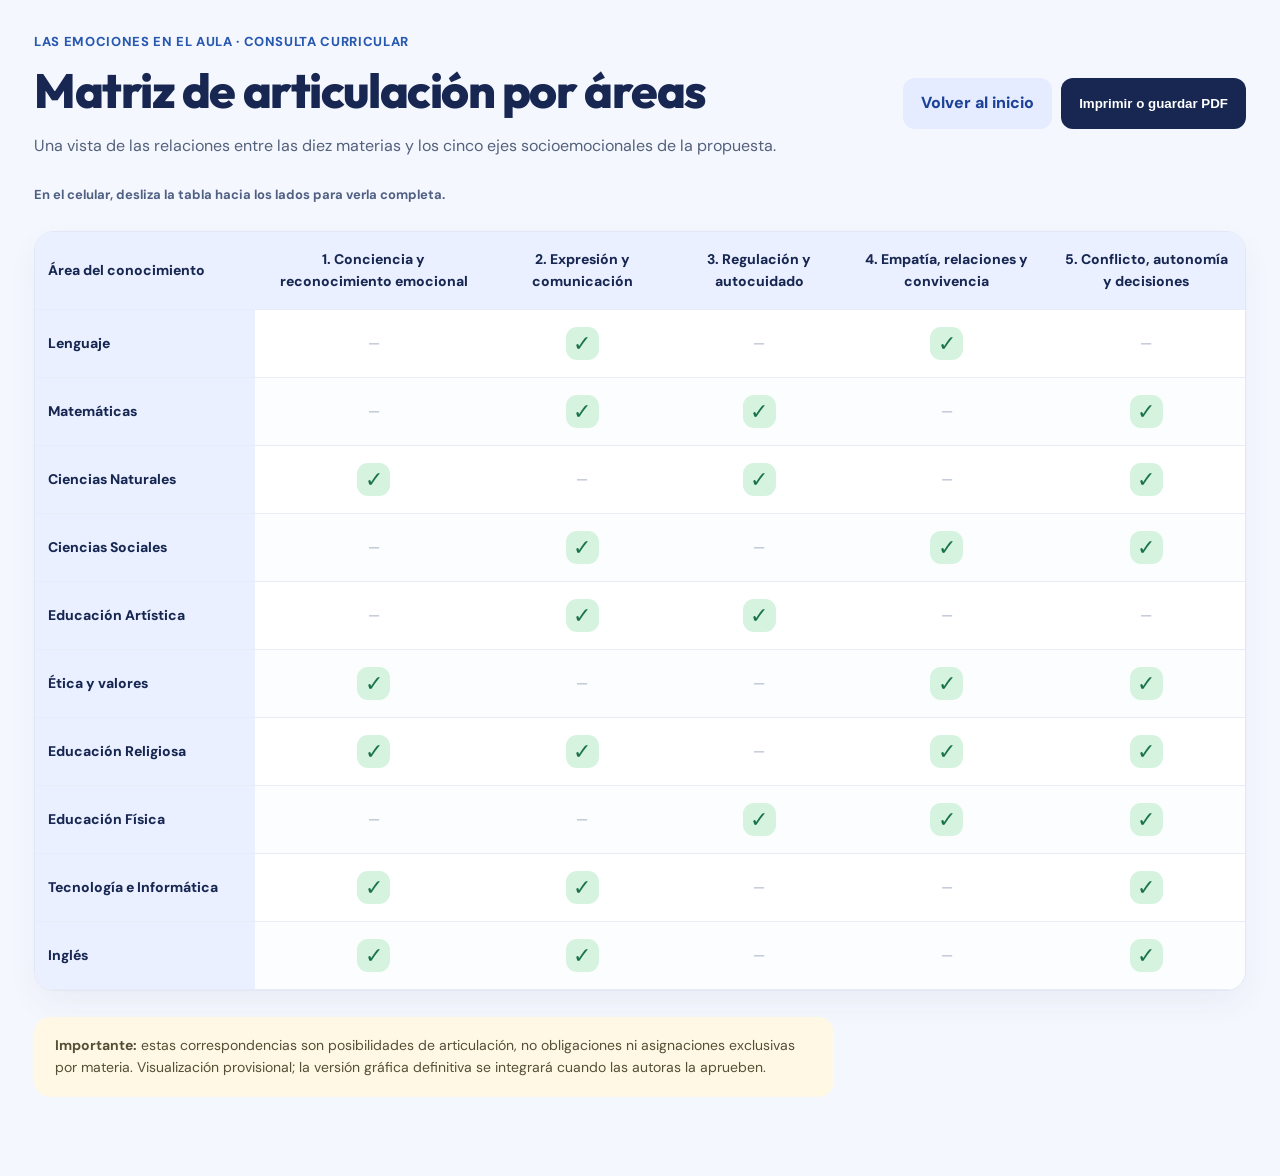
<file: matriz.html>
<!doctype html><html lang="es"><head><meta charset="utf-8"><meta name="viewport" content="width=device-width,initial-scale=1"><meta name="theme-color" content="#142455"><title>Matriz curricular · Las emociones en el aula</title><link href="https://fonts.googleapis.com/css2?family=DM+Sans:wght@400;600;700;800&family=Outfit:wght@600;700;800&display=swap" rel="stylesheet"><style>:root{--navy:#172752}*{box-sizing:border-box}body{margin:0;background:#f5f7fe;color:var(--navy);font:16px/1.55 'DM Sans',sans-serif}.wrap{max-width:1260px;margin:auto;padding:32px 24px 65px}.top{display:flex;justify-content:space-between;gap:20px;align-items:center;flex-wrap:wrap}.eyebrow{color:#2859b0;font-weight:800;font-size:13px;letter-spacing:.05em}h1{font:800 clamp(30px,4vw,48px)/1.12 Outfit,sans-serif;letter-spacing:-.03em;margin:12px 0}h2{font-size:19px;margin:0}p{color:#53617c;max-width:800px}.button{border:0;background:#172752;color:#fff;padding:13px 18px;border-radius:12px;text-decoration:none;min-height:48px;font-weight:800;cursor:pointer}.button.light{background:#e5ecff;color:#1c4298}.actions{display:flex;gap:9px;flex-wrap:wrap}.matrix-scroll{overflow:auto;border:1px solid #e1e7f4;background:white;border-radius:20px;margin:26px 0;box-shadow:0 13px 30px #2534640d}table{border-collapse:collapse;width:100%;min-width:930px}th,td{border-bottom:1px solid #e8ecf6;padding:17px 13px;text-align:center;font-size:14px}th{background:#eaf0ff;font-weight:800}th:first-child,td:first-child{position:sticky;left:0;text-align:left;min-width:220px;max-width:220px;background:#fff;font-weight:800;z-index:1}th:first-child{background:#eaf0ff;z-index:2}tbody tr:nth-child(even) td{background:#fcfdff}tbody tr:nth-child(even) td:first-child{background:#f7f9fe}.dot{display:inline-flex;align-items:center;justify-content:center;background:#d6f3df;width:33px;height:33px;border-radius:11px;font-size:22px;color:#1b7448}.dash{color:#a7b0c4}.callout{padding:18px 21px;border-radius:16px;background:#fff8e4;font-size:14px;color:#574e36}.hint{font-size:13px;font-weight:700;color:#506083;margin-top:10px}@media(max-width:700px){.wrap{padding:21px 16px 40px}.top{display:block}.actions{margin-top:17px}.matrix-scroll{margin-top:16px}}@media print{@page{size:A4 landscape;margin:10mm}.wrap{max-width:none;padding:0}.actions,.hint{display:none!important}.matrix-scroll{overflow:visible;border:0;box-shadow:none}table{min-width:0}th,td{padding:9px 5px;font-size:10px}th:first-child,td:first-child{min-width:135px;max-width:135px}.callout{break-inside:avoid}}</style></head><body><main class="wrap"><div class="top"><div><div class="eyebrow">LAS EMOCIONES EN EL AULA · CONSULTA CURRICULAR</div><h1>Matriz de articulación por áreas</h1><p>Una vista de las relaciones entre las diez materias y los cinco ejes socioemocionales de la propuesta.</p></div><div class="actions"><a class="button light" href="/">Volver al inicio</a><button class="button" onclick="window.print()">Imprimir o guardar PDF</button></div></div><div class="hint">En el celular, desliza la tabla hacia los lados para verla completa.</div><div class="matrix-scroll" role="region" tabindex="0" aria-label="Matriz de áreas y ejes, desplazable horizontalmente"><table><thead><tr id="head"><th scope="col">Área del conocimiento</th></tr></thead><tbody id="rows"></tbody></table></div><p class="callout"><strong>Importante:</strong> estas correspondencias son posibilidades de articulación, no obligaciones ni asignaciones exclusivas por materia. Visualización provisional; la versión gráfica definitiva se integrará cuando las autoras la aprueben.</p></main><script src="area-mapping.js"></script><script>const axes=['Conciencia y reconocimiento emocional','Expresión y comunicación','Regulación y autocuidado','Empatía, relaciones y convivencia','Conflicto, autonomía y decisiones'];axes.forEach((n,i)=>{const th=document.createElement('th');th.scope='col';th.textContent=(i+1)+'. '+n;document.getElementById('head').append(th)});(window.CURRICULUM_AREAS||[]).forEach(([area,indices])=>{const tr=document.createElement('tr');const th=document.createElement('th');th.scope='row';th.textContent=area;tr.append(th);axes.forEach((a,i)=>{const td=document.createElement('td');const span=document.createElement('span');span.className=indices.includes(i)?'dot':'dash';span.textContent=indices.includes(i)?'✓':'—';span.setAttribute('aria-label',indices.includes(i)?'Posibilidad de articulación':'Sin relación señalada');td.append(span);tr.append(td)});document.getElementById('rows').append(tr)});</script></body></html>
</file>
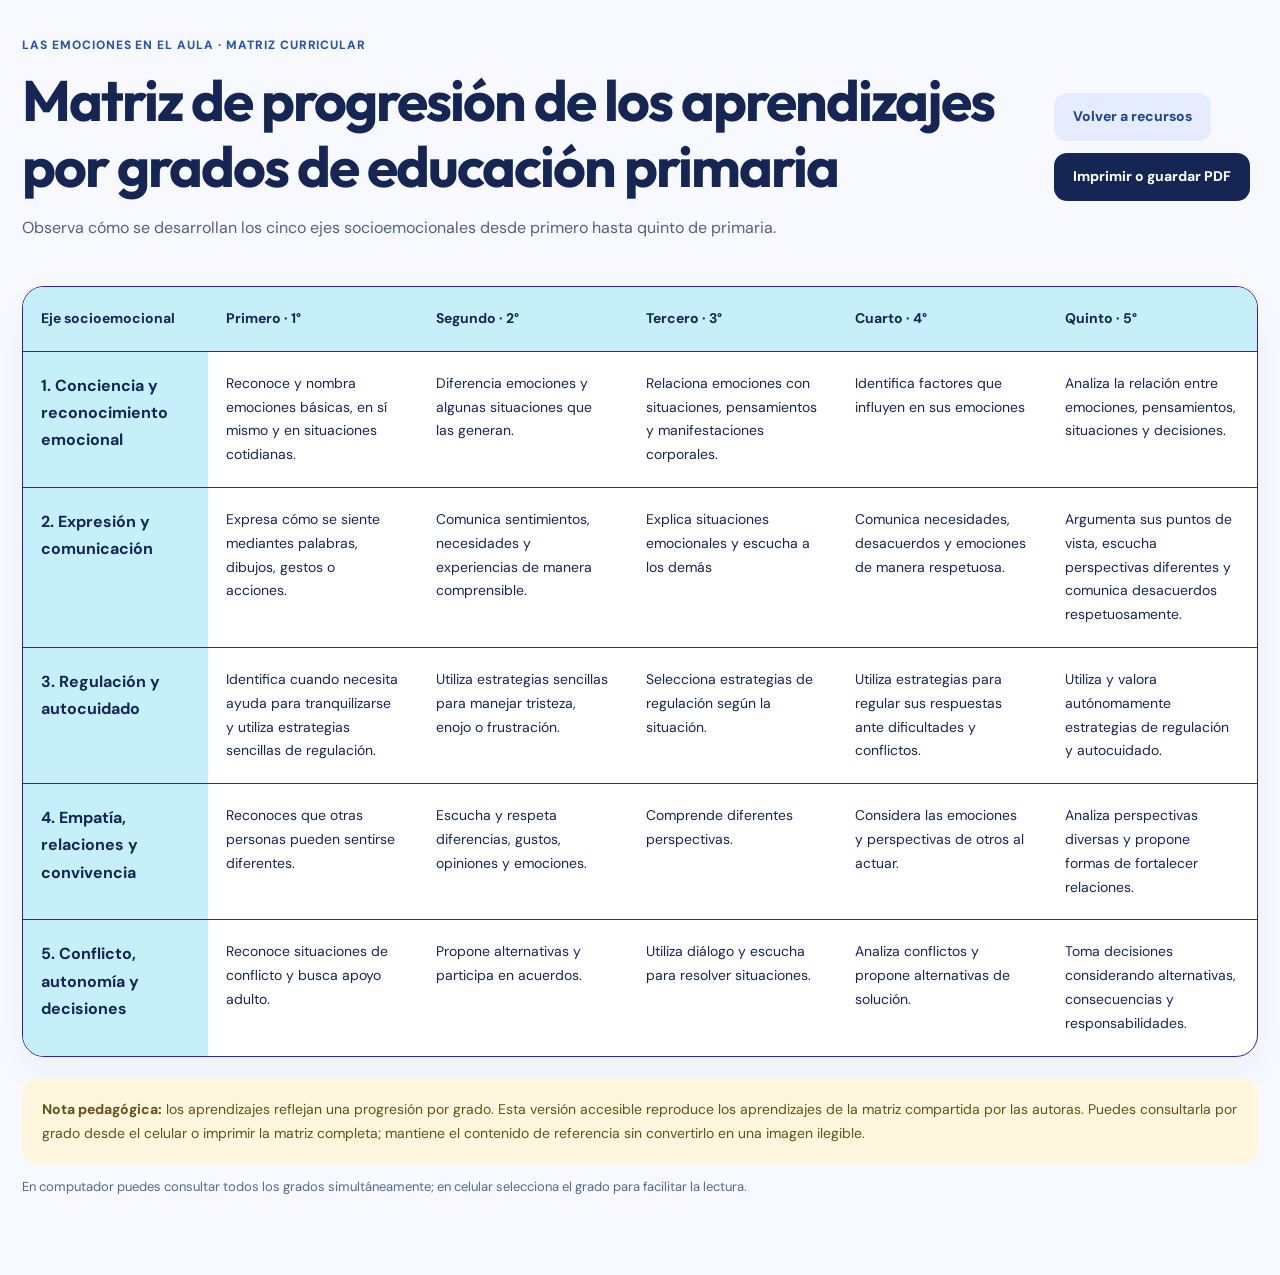
<file: progresion.html>
<!doctype html><html lang="es"><head><meta charset="utf-8"><meta name="viewport" content="width=device-width,initial-scale=1"><meta name="theme-color" content="#142958"><title>Progresión de aprendizajes · Las emociones en el aula</title><link rel="preconnect" href="https://fonts.googleapis.com"><link href="https://fonts.googleapis.com/css2?family=DM+Sans:wght@400;500;600;700;800&family=Outfit:wght@600;700;800&display=swap" rel="stylesheet"><style>:root{--navy:#152654;--muted:#53617f;--line:#3324a7;--bg:#f7f9ff}*{box-sizing:border-box}body{margin:0;background:var(--bg);font:16px/1.6 'DM Sans',sans-serif;color:var(--navy)}h1,h2,h3{font-family:Outfit,sans-serif;letter-spacing:-.035em;line-height:1.16}main{max-width:1310px;margin:auto;padding:36px 22px 65px}.eyebrow{font-size:12px;font-weight:800;letter-spacing:.08em;color:#2854b0}h1{font-size:clamp(35px,5vw,57px);margin:12px 0}p{max-width:800px;color:var(--muted)}.header{display:flex;justify-content:space-between;gap:30px;align-items:center}.actions{display:flex;gap:12px;flex-wrap:wrap}.btn{border:0;display:inline-flex;justify-content:center;align-items:center;min-height:48px;border-radius:13px;padding:12px 19px;font:800 14px/1.3 'DM Sans',sans-serif;color:#fff;background:var(--navy);text-decoration:none;cursor:pointer}.btn.secondary{background:#e5ecff;color:#1d4699}button:focus-visible,a:focus-visible,select:focus-visible{outline:3px solid #e7a823;outline-offset:3px}.desktop-table{margin-top:29px;overflow-x:auto;background:white;border:1px solid var(--line);border-radius:22px;box-shadow:0 16px 35px #1930640b}table{width:100%;border-collapse:collapse;min-width:1080px}th,td{vertical-align:top;padding:20px 18px;text-align:left;border-bottom:1px solid var(--line);font-size:14px;line-height:1.7}thead th{background:#c5f0fa;font-size:14px;white-space:nowrap}tbody th{font-size:16px;width:210px;background:#c5f0fa}td{width:17%}tbody tr:nth-child(even) td{background:#fff}tbody tr:last-child th,tbody tr:last-child td{border-bottom:none}.index{display:inline-grid;place-items:center;width:29px;height:29px;border-radius:9px;background:#fff1b9;margin-right:9px}.mobile-view{display:none}.notice{margin-top:22px;background:#fff7dd;border-radius:15px;padding:18px 20px;color:#625119;font-size:14px;line-height:1.75}.hint{font-size:13px;color:#55698c}.grade-field{display:flex;flex-direction:column;gap:8px;font-weight:800}.grade-field select{background:#fff;border:2px solid #b6c8ea;padding:13px 16px;font-size:18px;min-height:56px;border-radius:13px;color:#1b3466}.learning-card{background:#fff;border:1px solid var(--line);border-radius:18px;padding:20px;margin:12px 0}.learning-card h3{font-size:21px;margin:0 0 10px}.learning-card p{font-size:16px;margin:0}@media(max-width:900px){.header{display:block}.actions{margin-top:20px}.desktop-table{display:none}.mobile-view{display:block;margin-top:25px}}@media(max-width:500px){main{padding:25px 17px}.actions .btn{width:100%}.learning-card{padding:18px}}@media print{@page{size:A4 landscape;margin:9mm}main{max-width:none;padding:0}.actions,.mobile-view,.hint{display:none!important}.desktop-table{display:block!important;box-shadow:none;border:0;overflow:visible}table{min-width:0}th,td{padding:8px 6px;font-size:10px}tbody th{font-size:11px;width:120px}h1{font-size:27px}.notice{padding:8px;font-size:11px}}</style></head><body><main><div class="header"><div><div class="eyebrow">LAS EMOCIONES EN EL AULA · MATRIZ CURRICULAR</div><h1>Matriz de progresión de los aprendizajes por grados de educación primaria</h1><p>Observa cómo se desarrollan los cinco ejes socioemocionales desde primero hasta quinto de primaria.</p></div><div class="actions"><a class="btn secondary" href="/#recursos">Volver a recursos</a><button type="button" class="btn" id="print">Imprimir o guardar PDF</button></div></div><div class="desktop-table"><table><thead><tr id="head"><th scope="col">Eje socioemocional</th></tr></thead><tbody id="matrix"></tbody></table></div><div class="mobile-view"><label class="grade-field" for="grade">Selecciona el grado para consultar sus aprendizajes<select id="grade"><option value="0">Primero (1°)</option><option value="1">Segundo (2°)</option><option value="2">Tercero (3°)</option><option value="3">Cuarto (4°)</option><option value="4">Quinto (5°)</option></select></label><div id="cards" aria-live="polite"></div></div><div class="notice"><strong>Nota pedagógica:</strong> los aprendizajes reflejan una progresión por grado. Esta versión accesible reproduce los aprendizajes de la matriz compartida por las autoras. Puedes consultarla por grado desde el celular o imprimir la matriz completa; mantiene el contenido de referencia sin convertirlo en una imagen ilegible.</div><p class="hint">En computador puedes consultar todos los grados simultáneamente; en celular selecciona el grado para facilitar la lectura.</p></main><script src="/progression.js"></script><script>(function(){const rows=window.CURRICULUM_PROGRESS||[],names=['Conciencia y reconocimiento emocional','Expresión y comunicación','Regulación y autocuidado','Empatía, relaciones y convivencia','Conflicto, autonomía y decisiones'];const header=document.querySelector('#head'),matrix=document.querySelector('#matrix'),cards=document.querySelector('#cards'),grade=document.querySelector('#grade');['Primero','Segundo','Tercero','Cuarto','Quinto'].forEach((n,i)=>{let th=document.createElement('th');th.scope='col';th.textContent=n+' · '+(i+1)+'°';header.append(th)});rows.forEach((r,i)=>{let tr=document.createElement('tr'),th=document.createElement('th');th.scope='row';th.textContent=(i+1)+'. '+names[i];tr.append(th);r.forEach(value=>{let td=document.createElement('td');td.textContent=value;tr.append(td)});matrix.append(tr)});function render(){cards.replaceChildren();rows.forEach((r,i)=>{let c=document.createElement('article'),h=document.createElement('h3'),p=document.createElement('p');c.className='learning-card';h.textContent=(i+1)+'. '+names[i];p.textContent=r[Number(grade.value)];c.append(h,p);cards.append(c)})}grade.addEventListener('change',render);render();document.querySelector('#print').addEventListener('click',()=>window.print())})();</script></body></html>
</file>
<file: ux-refinement.css>
/* UX para docentes de todas las edades — 2026 */
:root{--ux-navy:#122352;--ux-blue:#244db0;--ux-focus:#efaa24}
html{scroll-padding-top:105px}
main{display:flex;flex-direction:column}
main>.hero{order:0}
main>.wave{order:1}
main>#explorar{order:2}
main>#como{order:3}
main>#ejes{order:4}
main>#ruta{order:5}
main>#ejemplos{order:6}
main>#recursos{order:7}
main>#proyecto{order:8}
#explorar{padding-top:65px;padding-bottom:90px;background:#f4f7ff}
#explorar .section-head{margin-bottom:22px}
#explorar .section-head h2{font-size:clamp(36px,4.5vw,56px)}
#explorar .section-head p{max-width:650px}
#explorar .quick-help{margin-bottom:24px}
.explorer{border:2px solid #d9e2f5}
.explorer-sidebar{background:#fcfdff}
#explorar .explorer-sidebar h3{font-size:26px}
.formfield select{background-color:#fff}
.formfield select:hover{border-color:#3863b1}
#consultar{font-size:17px;min-height:58px}
#results .result{border:1.5px solid #dbe4f2;align-items:start;background:#fff}
#results .result h4{font-size:21px;letter-spacing:-.02em}
#results .result p{font-size:16px;color:#263656;font-weight:600}
#results .result small{display:block;margin:10px 0;color:#50607c;font-size:14px}
#results .result .linkmore{font-size:15px;font-weight:800;background:#f0f4ff;border-radius:11px;padding:9px 14px;text-decoration:none;color:#1c4298}
#results .result .linkmore:hover{background:#e4edff}
#results .result:focus-within{border-color:#2452af}
#resultDesc{max-width:610px}
.notice{line-height:1.7}
.axis{cursor:pointer;min-height:235px}
.axis:hover{border-color:#3c66c2}
.axis:focus-visible{outline:3px solid var(--ux-focus);outline-offset:3px}
.feature,.step,.example{box-shadow:none}
#como{padding-top:80px}
#como .feature{min-height:185px}
#ruta .step{min-height:220px}
#ejemplos .example{min-height:390px}
.hero-art{pointer-events:none}
.hero-actions .button{font-size:16px;min-height:56px}
.hero-small{font-size:13px}
a:focus-visible,button:focus-visible,select:focus-visible{outline:3px solid var(--ux-focus);outline-offset:4px}
#orientacionesResultado{scroll-margin-top:105px}
#resultTitle:focus{outline:none}
.help-list{margin-top:18px;background:#fff9e4;border:1px solid #f3dda0;border-radius:14px;padding:16px 18px;color:#514523}
.help-list strong{display:block;font-size:15px}
.help-list p{font-size:14px;line-height:1.65;margin:5px 0 0}
.explorer-progress{font-size:13px;font-weight:800;color:#38528b;margin:12px 0 0}
#no-results{padding:20px;background:#f4f6fc;border-radius:15px}
.tip{background:#f1eaff}
@media(min-width:721px) and (max-width:1080px){
 .navlinks{gap:13px}
 .navlinks a{font-size:12px}
 .hero-grid{padding-top:44px;padding-bottom:42px}
}
@media(max-width:900px){
 #explorar{padding-top:58px}
 .explorer-sidebar{display:block}
 .explorer-sidebar .formfield{max-width:none}
 .explorer-sidebar .button{width:100%}
}
@media(max-width:720px){
 html{scroll-padding-top:82px}
 .hero-grid{padding-top:40px}
 .hero-art{max-width:100%;overflow:hidden}
 #explorar{padding:50px 0 70px}
 #explorar .section-head h2{font-size:36px}
 #explorar .section-head p{font-size:16px}
 .quick-help{display:flex;align-items:flex-start;gap:10px}
 .quick-help>div{font-size:13px;line-height:1.3}
 .explorer-sidebar,.explorer-body{padding:22px 19px}
 .explorer-sidebar .formfield label{font-size:16px}
 .explorer-sidebar select{min-height:56px}
 #results .result{grid-template-columns:44px minmax(0,1fr);padding:15px;gap:11px}
 #results .result h4{font-size:18px}
 #results .result p{font-size:15px}
 #results .result .linkmore{width:100%;justify-content:center}
 #resultTitle{font-size:26px}
 .axes{gap:12px}
 .axis{min-height:initial}
 .axis-detail{gap:14px}
 .dialog .modal{max-height:88dvh}
}
@media(max-width:420px){
 .quick-help{display:grid;grid-template-columns:1fr}
 .quick-arrow{display:none}
 #explorar .section-head h2{font-size:33px}
 .hero-actions .button{width:100%}
 .navlinks a{font-size:16px}
}
@media(prefers-reduced-motion:reduce){html{scroll-behavior:auto}.button:hover,.axis:hover,.resource-card:hover{transform:none}}
</file>
<file: pedagogy-review.css>
main>#introduccion{order:2}main>#explorar{order:3}main>#ejes{order:4}main>#como{order:5}main>#ruta{order:6}main>#ejemplos{order:7}main>#recursos{order:8}main>#proyecto{order:9}.intro-education{padding:70px 0;background:#fff9e8}.intro-education .container{max-width:1050px}.intro-education h2{max-width:850px}.intro-education h3{font-size:23px;margin:24px 0 9px}.intro-education p{max-width:870px;color:#3c4a66;font-size:16px}.axis-detail{align-items:start}.axis-detail p{font-size:15px;line-height:1.85}.axis-detail>div{max-width:870px}.axis-detail span{flex-shrink:0}.axis-detail h3{font-size:26px}.source-options{display:grid;grid-template-columns:repeat(2,minmax(0,1fr));gap:17px;margin-top:22px}.source-option{background:white;border:1px solid #dce5f5;border-radius:19px;padding:22px}.source-option h3{font-size:22px}.source-option p{font-size:14px;color:#59657c}.source-option a{display:inline-block;font-weight:800;color:#2550a7;margin-top:12px}@media(max-width:650px){.intro-education{padding:50px 0}.intro-education h2{font-size:34px}.intro-education p{font-size:15px}.source-options{grid-template-columns:1fr}.axis-detail{flex-direction:column}.axis-detail span{font-size:37px!important}}
</file>
<file: nov-design.css>
/* Revisión académica y visual · noviembre 2026 */
main>#inicio{order:0}main>.wave{order:1}main>#introduccion{order:2}main>#ejes{order:3}main>#explorar{order:4}main>#ejemplos{order:5}main>#ruta{order:6}main>#recursos{order:7}main>#proyecto{order:8}main>#como{display:none!important}
.hero-guide-link{display:inline-flex;align-items:center;min-height:44px;margin:13px 0 0;color:#193d85;font-size:15px;font-weight:800;text-decoration:underline;text-underline-offset:4px}.hero-guide-link:hover{color:#102052}
.intro-education{background:#fff9e9;padding:68px 0}.intro-grid{display:grid;grid-template-columns:minmax(0,1.13fr) minmax(300px,.87fr);gap:48px;align-items:center}.intro-grid h2{font-size:clamp(35px,4.1vw,51px);max-width:620px;letter-spacing:-.045em}.intro-grid>div>p{font-size:17px;line-height:1.8;color:#3e4a66}.intro-laws{background:#fff;border:1px solid #f2dfac;padding:18px 20px;border-radius:16px;margin-top:25px}.intro-laws strong{font-size:16px;color:#172752}.intro-laws p{font-size:14px;line-height:1.7;margin:6px 0 0;color:#455272}.feelings-panel{position:relative;border-radius:29px;background:#fff;padding:28px 22px;border:1px solid #f0e5ca;box-shadow:0 20px 45px #4c3b1410;transform:rotate(1deg)}.feelings-heading{text-align:center;font:800 21px/1.25 Outfit,sans-serif;color:#193465;margin-bottom:23px}.moods{display:grid;grid-template-columns:repeat(3,minmax(0,1fr));gap:13px}.mood{border-radius:18px;min-height:116px;display:flex;flex-direction:column;align-items:center;justify-content:center;gap:4px;transform:rotate(-2deg);text-align:center}.mood:nth-child(even){transform:rotate(2deg)}.mood span{font-size:49px;line-height:1.25}.mood b{font-size:13px;color:#203052}.mood-yellow{background:#fff1aa}.mood-lilac{background:#e4d8ff}.mood-pink{background:#ffdbd3}.mood-blue{background:#cce7ff}.mood-mint{background:#d4f4e5}.feelings-panel>p{text-align:center;font-size:13px;line-height:1.6;margin:18px auto 0;color:#54617d;max-width:330px}
#ejes{background:#fff;padding-top:84px;padding-bottom:90px}#ejes .section-head{margin-bottom:25px}#ejes .axis{border:1.5px solid #e2e7f3;box-shadow:0 6px 14px #15225206}#ejes .axis.active{border-color:#2958b4;box-shadow:0 6px 20px #244db019}#ejes .axis-detail{background:#152958;border-radius:23px;padding:30px 34px;gap:30px;min-height:195px}#ejes .axis-detail p{font-size:16px;line-height:1.78;max-width:800px;color:#f5f7ff}#ejes .axis-detail h3{line-height:1.2}#ejes .axis-detail .eyebrow{color:#ffe19e}.axis-guide-cta{display:flex;align-items:center;justify-content:space-between;gap:23px;flex-wrap:wrap;background:#eef2ff;border-radius:19px;padding:23px 28px;margin-top:22px}.axis-guide-cta strong{font-size:18px;color:#182e64}.axis-guide-cta p{margin:4px 0 0;color:#566583;font-size:14px}
#explorar{background:#f7f9ff}#ejemplos{background:#fff}#ruta{background:#f4f0ff}#recursos{background:#f8fafe;padding:88px 0}
.support-grid{display:grid;grid-template-columns:repeat(2,minmax(0,1fr));gap:17px;margin-top:30px}.support-card{display:flex;flex-direction:column;align-items:flex-start;gap:9px;border:1px solid #e2e8f5;background:white;border-radius:23px;padding:25px 27px;min-height:245px;transition:transform .2s,box-shadow .2s}.support-card:hover{transform:translateY(-3px);box-shadow:0 18px 36px #1b305914}.support-card:focus-visible{outline:3px solid #e9a928;outline-offset:2px}.support-icon{font-size:30px;display:grid;place-items:center;width:57px;height:57px;border-radius:17px;margin-bottom:6px}.support-blue .support-icon{background:#deecff}.support-lilac .support-icon{background:#e8ddff}.support-coral .support-icon{background:#ffe1da}.support-mint .support-icon{background:#dcf6e8}.support-type{font-size:11px;letter-spacing:.08em;font-weight:800;color:#31549b}.support-card h3{font-size:24px;margin:0;color:#172752;letter-spacing:-.025em}.support-card p{font-size:15px;color:#56647c;line-height:1.6;margin:0}.support-card strong{font-size:14px;color:#2151aa;margin-top:auto;padding-top:8px}
.guide-band{display:flex;align-items:center;justify-content:space-between;gap:25px;background:#182f66;color:white;padding:27px 32px;border-radius:23px;margin-top:24px}.guide-band-label{color:#f9df80;font-size:12px;font-weight:800;letter-spacing:.09em}.guide-band h3{font-size:25px;margin:6px 0}.guide-band p{font-size:14px;margin:0;max-width:600px;color:#e5eaff}.guide-band .button{flex-shrink:0;color:#162552}
@media(max-width:960px){.intro-grid{gap:20px}.feelings-panel{padding:18px}.support-card{padding:22px}#ejes .axes{grid-template-columns:repeat(3,minmax(0,1fr))}}
@media(max-width:720px){.intro-grid{grid-template-columns:1fr}.intro-education{padding:55px 0}.feelings-panel{transform:none;max-width:480px;margin:0 auto;width:100%}.moods{gap:10px}.mood{min-height:105px}.mood span{font-size:42px}.axis-guide-cta{align-items:stretch;padding:21px}.axis-guide-cta .button{width:100%;text-align:center}#ejes .axes{grid-template-columns:repeat(2,minmax(0,1fr))}#ejes .axis-detail{padding:22px;flex-direction:column}#ejes .axis-detail p{font-size:15px}.support-grid{grid-template-columns:1fr}.support-card{min-height:auto}.guide-band{flex-direction:column;align-items:stretch;padding:25px}.guide-band .button{width:100%;text-align:center}.intro-laws{margin-top:18px}}
@media(max-width:420px){#ejes .axes{grid-template-columns:1fr}.moods{grid-template-columns:repeat(2,minmax(0,1fr))}.hero-guide-link{font-size:14px}}
@media(prefers-reduced-motion:reduce){.support-card:hover,.mood,.feelings-panel{transform:none!important}}
</file>
<file: feedback-nov.css>
/* Ajustes a partir de los comentarios académicos · noviembre 2026 */
main>#inicio{order:0}main>.wave{order:1}main>#introduccion{order:2}main>#como{order:3;display:block!important;background:#fff;padding:80px 0}main>#ejes{order:4}main>#explorar{order:5}main>#ejemplos{order:6}main>#ruta{order:7}main>#recursos{order:8}main>#proyecto{order:9}
#como .section-head{max-width:860px;margin-bottom:28px}#como .section-head p{max-width:720px;color:#576684;font-size:17px}
#como .feature-grid{display:grid;grid-template-columns:repeat(4,minmax(0,1fr));gap:15px}
#como .learning-step{position:relative;display:flex;align-items:flex-start;flex-direction:column;min-height:320px;padding:22px 20px 20px;background:#fff;border:1.5px solid #e3e9f6;border-radius:20px;text-decoration:none;color:#1c2d57;box-shadow:0 9px 20px #23345b07;transition:transform .18s,border-color .18s,box-shadow .18s}
#como .learning-step:hover{transform:translateY(-3px);border-color:#95b1e7;box-shadow:0 15px 28px #23345b12}
#como .learning-step:focus-visible{outline:3px solid #e6a82d;outline-offset:3px}
.learning-number{font:800 12px/1 'DM Sans',sans-serif;color:#3155a0;letter-spacing:.1em}
.learning-icon{display:grid;place-items:center;width:72px;height:72px;border-radius:22px;font-size:37px;line-height:1;margin:15px 0}
#como .learning-step h3{font-size:21px;letter-spacing:-.035em;margin:0 0 10px;line-height:1.17}
#como .learning-step p{font-size:14px;line-height:1.63;color:#59677e;margin:0 0 18px}
.learning-action{margin-top:auto;color:#2251a7;font-size:13px;font-weight:800}
#ejes .axis-instruction{display:inline-flex;max-width:none;background:#f0f5ff;border-left:4px solid #2858b6;border-radius:10px;padding:12px 16px;color:#28477f;font-weight:800;font-size:15px;margin-top:14px}
.project-integration{display:flex;gap:32px;align-items:center;justify-content:space-between;margin-top:32px;padding:28px 31px;border-radius:24px;background:#fff7de;border:1px solid #f6e4b1}
.project-copy{max-width:690px}.project-eyebrow{font-size:11px;letter-spacing:.1em;font-weight:900;color:#835c11}.project-integration h3{margin:8px 0 12px;font-size:clamp(24px,3vw,31px);letter-spacing:-.03em;color:#253257}.project-integration p{font-size:15px;line-height:1.74;color:#515d77;margin:0}
.project-integration .button{flex:0 0 auto;max-width:265px;white-space:normal;text-align:center;font-size:14px}
#recursos .guide-band .button{max-width:270px;white-space:normal;text-align:center;font-size:13px}
#ejes .axis-guide-cta .button{max-width:280px;white-space:normal;text-align:center;font-size:13px}
@media(max-width:1080px){#como .feature-grid{grid-template-columns:repeat(2,minmax(0,1fr))}#como .learning-step{min-height:260px}.project-integration{flex-wrap:wrap}.project-integration .button{max-width:none}}
@media(max-width:720px){main>#como{padding:63px 0}#como .feature-grid{gap:12px}#como .learning-step{min-height:255px;padding:19px 16px}.learning-icon{width:62px;height:62px;font-size:33px}#como .learning-step h3{font-size:20px}#como .learning-step p{font-size:14px}.project-integration{padding:23px 20px;gap:19px}.project-integration .button{width:100%}#ejes .axis-instruction{font-size:14px}#ejes .axis-guide-cta .button,#recursos .guide-band .button{max-width:none}}
@media(max-width:470px){#como .feature-grid{grid-template-columns:1fr}#como .learning-step{min-height:0}#como .learning-step p{margin-bottom:11px}.learning-icon{margin:13px 0}}
@media(prefers-reduced-motion:reduce){#como .learning-step:hover{transform:none}}

#ruta .tip-artwork{margin:30px auto 4px;padding:22px;background:#fff;border:1px solid #e4dff4;border-radius:22px;max-width:800px;box-shadow:0 10px 30px rgba(30,40,90,.06);text-align:center}#ruta .tip-artwork img{display:block;width:100%;height:auto;max-width:677px;margin:auto;border-radius:5px}#ruta .tip-artwork figcaption{margin-top:11px;font-size:13px;color:#5c6481;line-height:1.5}@media(max-width:520px){#ruta .tip-artwork{padding:13px 10px}#ruta .tip-artwork figcaption{font-size:12px}}
</file>
<file: berta-ux.css>
/* Navegación simplificada, jerarquía editorial y retorno a cada sección */
main>#inicio{order:0}main>.wave{order:1}main>#como{order:2!important;display:block!important}main>#introduccion{order:3!important}main>#ejes{order:4}main>#explorar{order:5}main>#ejemplos{order:6}main>#ruta{order:7}main>#recursos{order:8}main>#proyecto{order:9}
html{scroll-padding-top:110px;scrollbar-gutter:stable}
#como,#introduccion,#ejes,#explorar,#ejemplos,#ruta,#recursos,#proyecto{scroll-margin-top:102px}
#como{padding-top:64px!important;padding-bottom:72px!important;background:#fff}
#como .section-head{margin-bottom:25px}
#como .section-head h2{font-size:clamp(34px,4.5vw,54px)}
#como .feature-grid{display:grid!important;grid-template-columns:repeat(5,minmax(0,1fr))!important;gap:13px}
#como .learning-step{min-height:310px!important;padding:20px 17px!important}
#como .learning-step h3{font-size:18px;line-height:1.22;overflow-wrap:break-word}
#como .learning-step p{font-size:13.5px}
#como .learning-icon{width:60px;height:60px;font-size:32px;border-radius:16px;margin:15px 0 15px}
#como .learning-action{line-height:1.4;font-size:13px}
#navlinks{margin-left:auto}
#navlinks a{white-space:nowrap;font-size:14px}
.header .nav{gap:22px}
#introduccion .intro-grid h2{font-size:clamp(34px,4vw,49px)}
.section-navigation{display:flex;align-items:center;justify-content:space-between;gap:14px;flex-wrap:wrap;margin-top:38px;padding-top:21px;border-top:1px solid #dce4f2}
.section-navigation .journey-link{display:inline-flex;align-items:center;justify-content:center;min-height:52px;padding:13px 18px;border-radius:13px;font-size:14px;line-height:1.45;font-weight:800;text-decoration:none;transition:background-color .2s,border-color .2s;color:#244690}
.section-navigation .journey-back{background:white;border:1.5px solid #b5c7e7}
.section-navigation .journey-next{background:#17336e;color:white;border:1.5px solid #17336e;text-align:center}
.section-navigation .journey-back:hover{background:#e9f0ff}
.section-navigation .journey-next:hover{background:#2b56ad}
.section-navigation .journey-link:focus-visible{outline:3px solid #e7a528;outline-offset:3px}
#ejemplos .section-navigation,#ejes .section-navigation{margin-top:35px}
@media(max-width:1130px){#como .feature-grid{grid-template-columns:repeat(3,minmax(0,1fr))!important}#como .learning-step{min-height:285px!important}.navlinks{gap:17px}}
@media(max-width:850px){#como .feature-grid{grid-template-columns:repeat(2,minmax(0,1fr))!important}#como .learning-step{min-height:260px!important}#navlinks a{font-size:15px}}
@media(max-width:720px){html{scroll-padding-top:88px}#como,#introduccion,#ejes,#explorar,#ejemplos,#ruta,#recursos,#proyecto{scroll-margin-top:86px}#como{padding:52px 0!important}#como .feature-grid{gap:12px}#como .learning-step{min-height:250px!important;padding:18px 16px!important}#como .learning-step h3{font-size:18px}.section-navigation{align-items:stretch;margin-top:28px}.section-navigation .journey-link{flex:1 1 100%;width:100%;padding:13px 14px}.section-navigation .journey-next{order:1}.section-navigation .journey-back{order:2}#navlinks{margin-left:0}}
@media(max-width:460px){#como .feature-grid{grid-template-columns:1fr!important}#como .learning-step{min-height:0!important;gap:4px}#como .learning-icon{margin:11px 0}#como .learning-step p{font-size:15px;margin:0 0 11px}#como .learning-step h3{font-size:20px}}
@media(prefers-reduced-motion:reduce){.section-navigation .journey-link{transition:none}}
</file>
